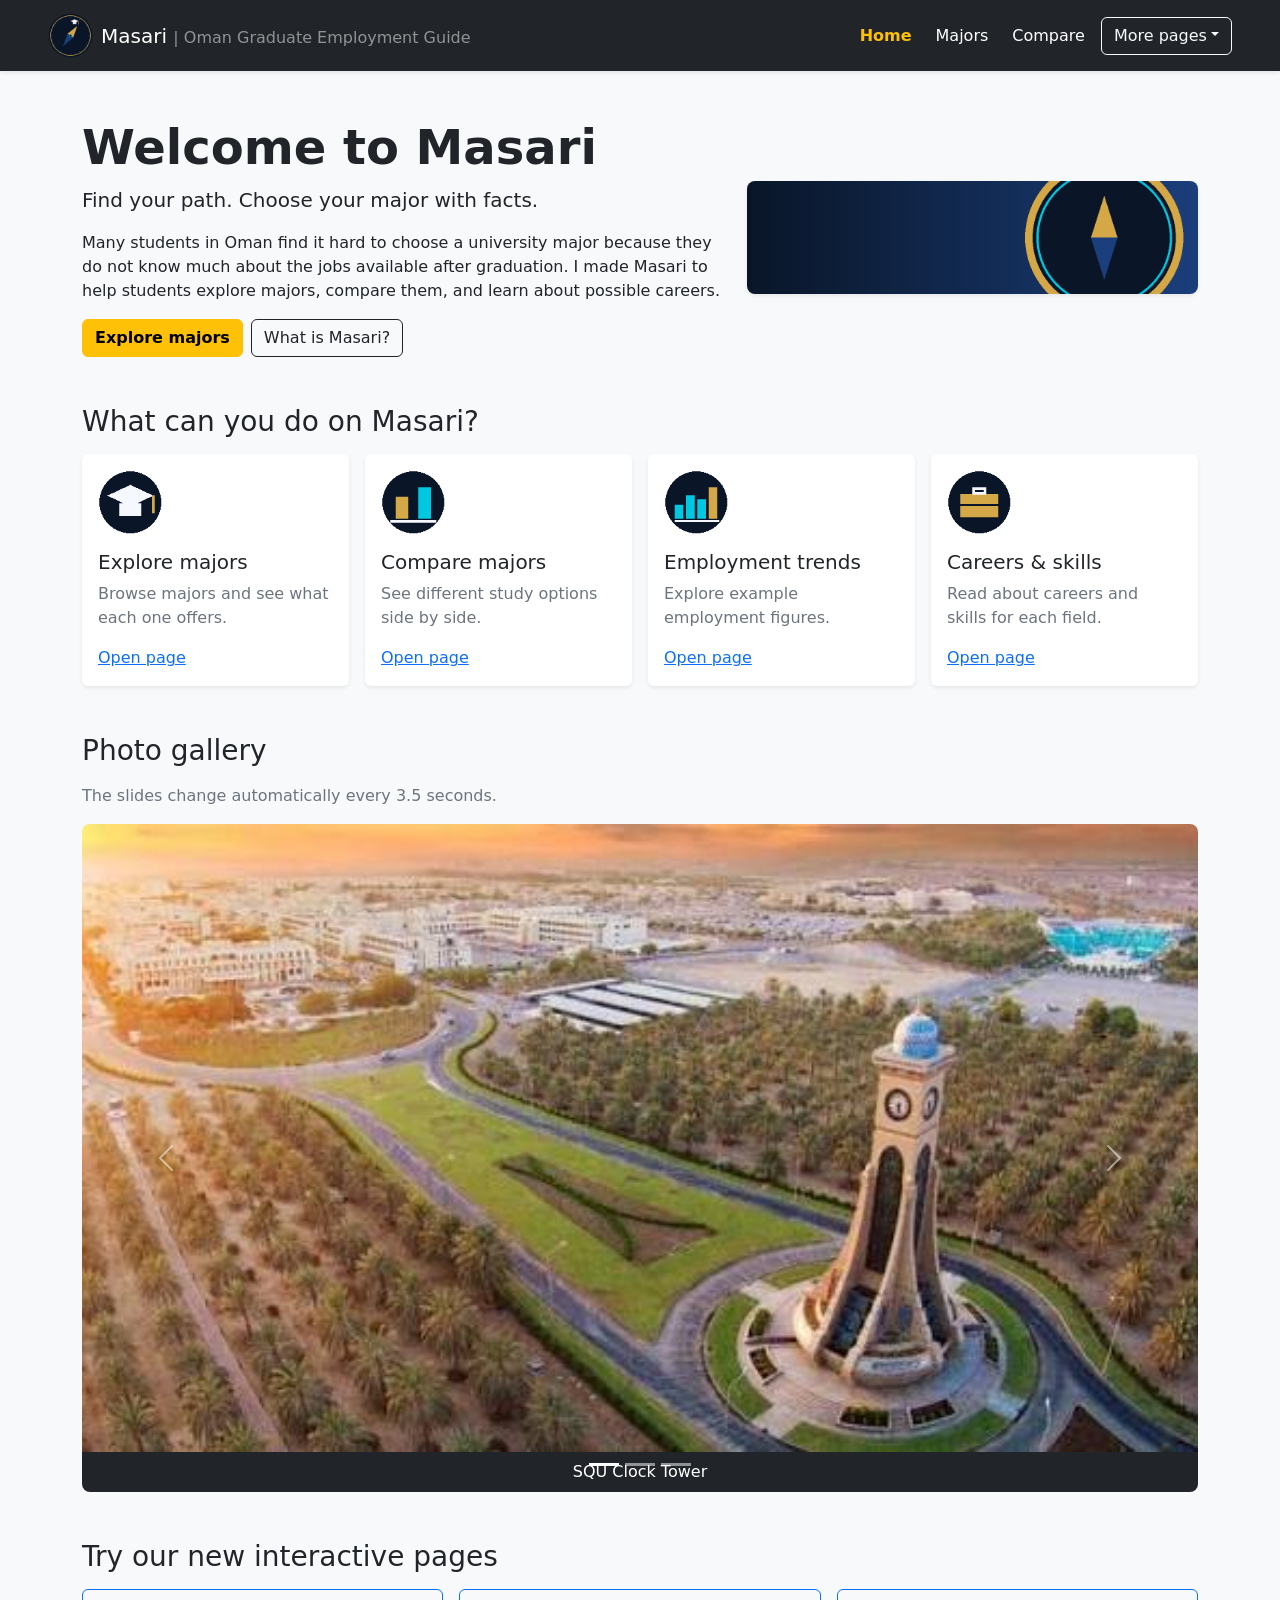
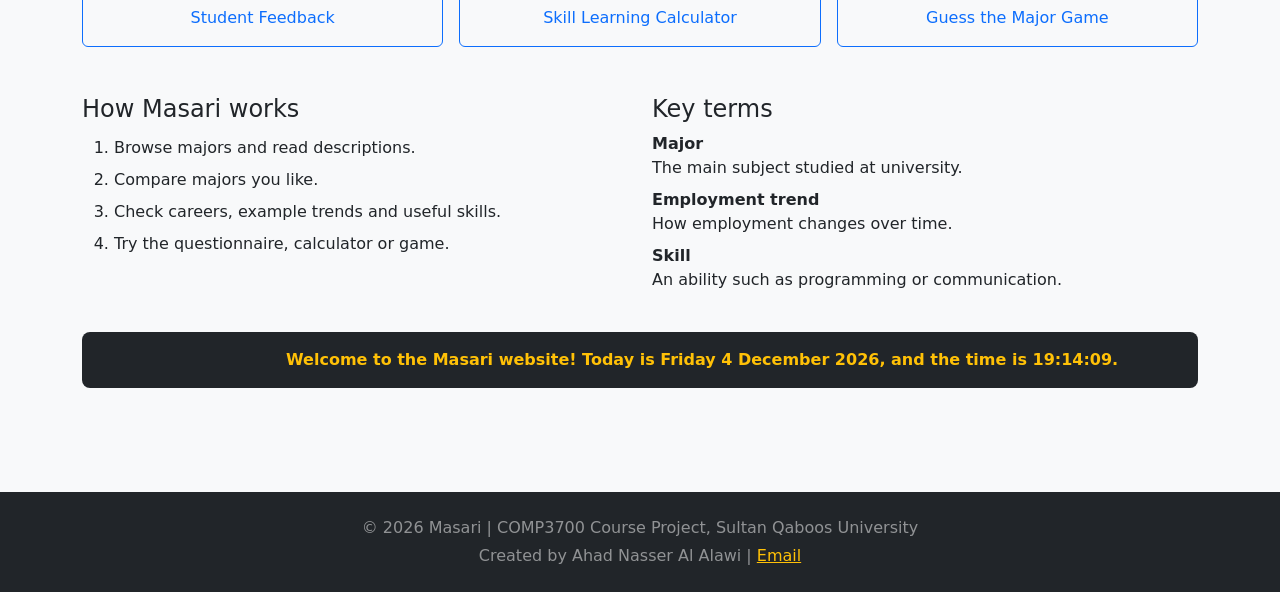
<file: index.html>
<!doctype html>
<html lang="en">

<head>
  <meta charset="utf-8">
  <meta name="viewport" content="width=device-width, initial-scale=1">
  <title>Home | Masari</title>
  <!-- bootstrap css -->
  <link href="https://cdn.jsdelivr.net/npm/bootstrap@5.3.3/dist/css/bootstrap.min.css" rel="stylesheet">
</head>

<body class="bg-light d-flex flex-column min-vh-100">
  <header>
    <nav class="navbar navbar-expand-lg navbar-dark bg-dark shadow-sm" aria-label="Main navigation">
      <div class="container-fluid px-3 px-lg-5">
        <a href="index.html" class="navbar-brand d-flex align-items-center gap-2"><img src="images/logo.png" width="45"
            height="45" alt="Masari compass logo"><span>Masari <small class="d-none d-xl-inline text-white-50 fs-6">|
              Oman Graduate Employment Guide</small></span></a>
        <button class="navbar-toggler" type="button" data-bs-toggle="collapse" data-bs-target="#mainMenu"
          aria-controls="mainMenu" aria-expanded="false" aria-label="Toggle navigation"><span
            class="navbar-toggler-icon"></span></button>
        <div class="collapse navbar-collapse" id="mainMenu">
          <ul class="navbar-nav ms-auto align-items-lg-center gap-lg-2">
            <li class="nav-item"><a class="nav-link active fw-bold text-warning" href="index.html">Home</a></li>
            <li class="nav-item"><a class="nav-link text-white" href="majors.html">Majors</a></li>
            <li class="nav-item"><a class="nav-link text-white" href="compare.html">Compare</a></li>
            <li class="nav-item dropdown"><button class="btn btn-outline-light dropdown-toggle"
                data-bs-toggle="dropdown" aria-expanded="false" type="button">More pages</button>
              <ul class="dropdown-menu dropdown-menu-end">
                <li><a class="dropdown-item " href="trends.html">Trends</a></li>
                <li><a class="dropdown-item " href="careers.html">Careers & Skills</a></li>
                <li><a class="dropdown-item " href="questionnaire.html">Feedback</a></li>
                <li><a class="dropdown-item " href="calculator.html">Calculator</a></li>
                <li><a class="dropdown-item " href="funpage.html">Fun Game</a></li>
                <li><a class="dropdown-item " href="register.html">Login / Register</a></li>
                <li><a class="dropdown-item " href="account.html">My Account</a></li>
                <li><a class="dropdown-item " href="about.html">About</a></li>
                <li><a class="dropdown-item " href="contact.html">Contact</a></li>
              </ul>
            </li>
          </ul>
        </div>
      </div>
    </nav>
  </header>
  <main class="flex-grow-1">
    <div class="container py-4 py-md-5">
      <div class="row align-items-center g-4 mb-5">
        <div class="col-lg-7">
          <h1 class="display-5 fw-bold">Welcome to Masari</h1>
          <p class="lead">Find your path. Choose your major with facts.</p>
          <p>Many students in Oman find it hard to choose a university major because they do not know much about the
            jobs available after graduation. I made Masari to help students explore majors, compare them, and learn
            about possible careers.</p><a href="majors.html" class="btn btn-warning fw-semibold me-2">Explore
            majors</a><button type="button" class="btn btn-outline-dark" data-bs-toggle="modal"
            data-bs-target="#welcomeModal">What is Masari?</button>
        </div>
        <div class="col-lg-5"><img src="images/banner.png" class="img-fluid rounded-3 shadow-sm"
            alt="Masari compass banner"></div>
      </div>
      <h2 class="h3 mb-3">What can you do on Masari?</h2>
      <div class="row g-3 mb-5">
        <div class="col-md-6 col-xl-3">
          <div class="card h-100 shadow-sm border-0">
            <div class="card-body"><img src="images/icon-majors.png" width="64" height="64" class="mb-3" alt="">
              <h3 class="h5">Explore majors</h3>
              <p class="text-secondary">Browse majors and see what each one offers.</p><a class="link-primary"
                href="majors.html">Open page</a>
            </div>
          </div>
        </div>
        <div class="col-md-6 col-xl-3">
          <div class="card h-100 shadow-sm border-0">
            <div class="card-body"><img src="images/icon-compare.png" width="64" height="64" class="mb-3" alt="">
              <h3 class="h5">Compare majors</h3>
              <p class="text-secondary">See different study options side by side.</p><a class="link-primary"
                href="compare.html">Open page</a>
            </div>
          </div>
        </div>
        <div class="col-md-6 col-xl-3">
          <div class="card h-100 shadow-sm border-0">
            <div class="card-body"><img src="images/icon-trends.png" width="64" height="64" class="mb-3" alt="">
              <h3 class="h5">Employment trends</h3>
              <p class="text-secondary">Explore example employment figures.</p><a class="link-primary"
                href="trends.html">Open page</a>
            </div>
          </div>
        </div>
        <div class="col-md-6 col-xl-3">
          <div class="card h-100 shadow-sm border-0">
            <div class="card-body"><img src="images/icon-careers.png" width="64" height="64" class="mb-3" alt="">
              <h3 class="h5">Careers & skills</h3>
              <p class="text-secondary">Read about careers and skills for each field.</p><a class="link-primary"
                href="careers.html">Open page</a>
            </div>
          </div>
        </div>
      </div>
      <h2 class="h3 mb-3">Photo gallery</h2>
      <p class="text-secondary">The slides change automatically every 3.5 seconds.</p>
      <div id="masariGallery" class="carousel slide mb-5" data-bs-ride="carousel" data-bs-interval="3500"
        aria-label="Masari image gallery">
        <div class="carousel-indicators"><button type="button" data-bs-target="#masariGallery" data-bs-slide-to="0"
            class="active" aria-current="true" aria-label="Slide 1"></button><button type="button"
            data-bs-target="#masariGallery" data-bs-slide-to="1" aria-label="Slide 2"></button><button type="button"
            data-bs-target="#masariGallery" data-bs-slide-to="2" aria-label="Slide 3"></button></div>
        <div class="carousel-inner rounded-3">
          <div class="carousel-item active" data-bs-interval="3500">
            <div class="ratio ratio-16x9">
              <img src="images/squ-clock-tower.png" class="w-100 h-100 object-fit-cover" alt="Sultan Qaboos University clock tower at sunset">
            </div>
            <div class="bg-dark text-white text-center py-2"><p class="mb-0">SQU Clock Tower</p></div>
          </div>
          <div class="carousel-item" data-bs-interval="3500">
            <div class="ratio ratio-16x9">
              <img src="images/squ-graduation.png" class="w-100 h-100 object-fit-cover" alt="Graduates celebrating at Sultan Qaboos University">
            </div>
            <div class="bg-dark text-white text-center py-2"><p class="mb-0">Graduation Celebration</p></div>
          </div>
          <div class="carousel-item" data-bs-interval="3500">
            <div class="ratio ratio-16x9">
              <img src="images/squ-campus.png" class="w-100 h-100 object-fit-cover" alt="Aerial view of the landscaped Sultan Qaboos University campus">
            </div>
            <div class="bg-dark text-white text-center py-2"><p class="mb-0">SQU Campus</p></div>
          </div>
        </div><button class="carousel-control-prev" type="button" data-bs-target="#masariGallery"
          data-bs-slide="prev"><span class="carousel-control-prev-icon"></span><span
            class="visually-hidden">Previous</span></button><button class="carousel-control-next" type="button"
          data-bs-target="#masariGallery" data-bs-slide="next"><span class="carousel-control-next-icon"></span><span
            class="visually-hidden">Next</span></button>
      </div>
      <h2 class="h3 mb-3">Try our new interactive pages</h2>
      <div class="row g-3 mb-5">
        <div class="col-md-4"><a href="questionnaire.html" class="btn btn-outline-primary w-100 py-3">Student
            Feedback</a></div>
        <div class="col-md-4"><a href="calculator.html" class="btn btn-outline-primary w-100 py-3">Skill Learning
            Calculator</a></div>
        <div class="col-md-4"><a href="funpage.html" class="btn btn-outline-primary w-100 py-3">Guess the Major Game</a>
        </div>
      </div>
      <div class="row g-4 mb-4">
        <section class="col-md-6">
          <h2 class="h4">How Masari works</h2>
          <ol class="lh-lg">
            <li>Browse majors and read descriptions.</li>
            <li>Compare majors you like.</li>
            <li>Check careers, example trends and useful skills.</li>
            <li>Try the questionnaire, calculator or game.</li>
          </ol>
        </section>
        <section class="col-md-6">
          <h2 class="h4">Key terms</h2>
          <dl>
            <dt>Major</dt>
            <dd>The main subject studied at university.</dd>
            <dt>Employment trend</dt>
            <dd>How employment changes over time.</dd>
            <dt>Skill</dt>
            <dd>An ability such as programming or communication.</dd>
          </dl>
        </section>
      </div>
      <section class="bg-dark rounded-3 overflow-hidden position-relative py-3 mb-2"
        aria-label="Moving welcome message">
        <div id="movingMessage" class="text-warning fw-semibold text-nowrap">Welcome to the Masari website!</div>
      </section>
      <div class="modal fade" id="welcomeModal" tabindex="-1" aria-labelledby="welcomeTitle" aria-hidden="true">
        <div class="modal-dialog modal-dialog-centered">
          <div class="modal-content">
            <div class="modal-header">
              <h2 class="modal-title fs-5" id="welcomeTitle">About Masari</h2><button type="button" class="btn-close"
                data-bs-dismiss="modal" aria-label="Close"></button>
            </div>
            <div class="modal-body">Masari is a student website project for COMP3700. It helps students in Oman learn
              about majors and possible career paths. Employment numbers are examples, not official statistics.</div>
            <div class="modal-footer"><button class="btn btn-secondary" type="button"
                data-bs-dismiss="modal">Close</button></div>
          </div>
        </div>
      </div>
    </div>
  </main>
  <footer class="bg-dark text-white-50 text-center py-4 mt-5">
    <div class="container">
      <p class="mb-1">&copy; 2026 Masari | COMP3700 Course Project, Sultan Qaboos University</p>
      <p class="mb-0">Created by Ahad Nasser Al Alawi | <a class="link-warning"
          href="mailto:ahadalalawi76@gmail.com">Email</a></p>
    </div>
  </footer>
  <!-- bootstrap js -->
  <script src="https://cdn.jsdelivr.net/npm/bootstrap@5.3.3/dist/js/bootstrap.bundle.min.js"></script>
  <script src="js/common.js"></script>
  <script src="js/home.js"></script>
</body>

</html>
</file>
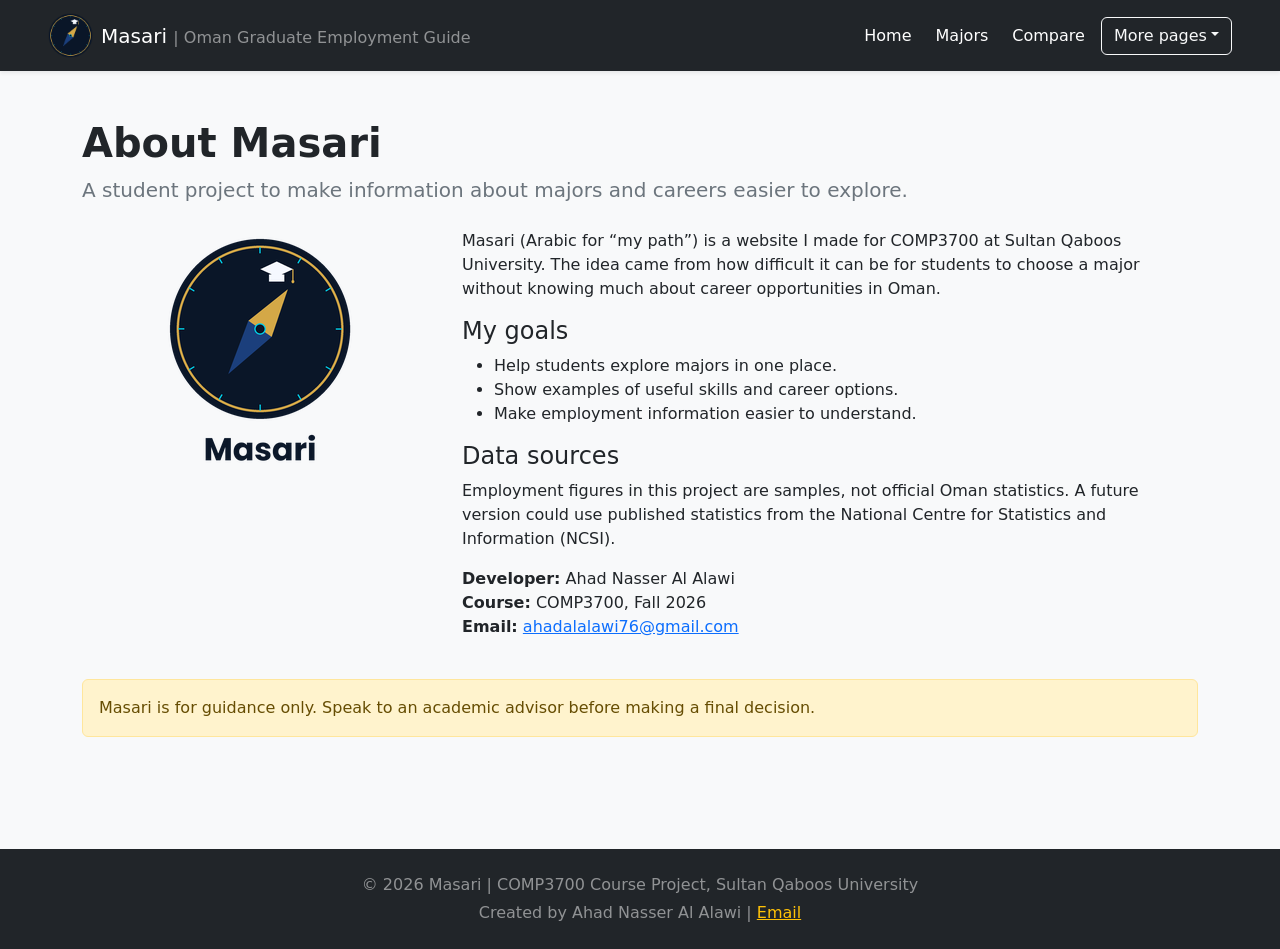
<file: about.html>
<!doctype html>
<html lang="en">

<head>
  <meta charset="utf-8">
  <meta name="viewport" content="width=device-width, initial-scale=1">
  <title>About Us | Masari</title>
  <!-- bootstrap css -->
  <link href="https://cdn.jsdelivr.net/npm/bootstrap@5.3.3/dist/css/bootstrap.min.css" rel="stylesheet">
</head>

<body class="bg-light d-flex flex-column min-vh-100">
  <header>
    <nav class="navbar navbar-expand-lg navbar-dark bg-dark shadow-sm" aria-label="Main navigation">
      <div class="container-fluid px-3 px-lg-5">
        <a href="index.html" class="navbar-brand d-flex align-items-center gap-2"><img src="images/logo.png" width="45"
            height="45" alt="Masari compass logo"><span>Masari <small class="d-none d-xl-inline text-white-50 fs-6">|
              Oman Graduate Employment Guide</small></span></a>
        <button class="navbar-toggler" type="button" data-bs-toggle="collapse" data-bs-target="#mainMenu"
          aria-controls="mainMenu" aria-expanded="false" aria-label="Toggle navigation"><span
            class="navbar-toggler-icon"></span></button>
        <div class="collapse navbar-collapse" id="mainMenu">
          <ul class="navbar-nav ms-auto align-items-lg-center gap-lg-2">
            <li class="nav-item"><a class="nav-link text-white" href="index.html">Home</a></li>
            <li class="nav-item"><a class="nav-link text-white" href="majors.html">Majors</a></li>
            <li class="nav-item"><a class="nav-link text-white" href="compare.html">Compare</a></li>
            <li class="nav-item dropdown"><button class="btn btn-outline-light dropdown-toggle"
                data-bs-toggle="dropdown" aria-expanded="false" type="button">More pages</button>
              <ul class="dropdown-menu dropdown-menu-end">
                <li><a class="dropdown-item " href="trends.html">Trends</a></li>
                <li><a class="dropdown-item " href="careers.html">Careers & Skills</a></li>
                <li><a class="dropdown-item " href="questionnaire.html">Feedback</a></li>
                <li><a class="dropdown-item " href="calculator.html">Calculator</a></li>
                <li><a class="dropdown-item " href="funpage.html">Fun Game</a></li>
                <li><a class="dropdown-item " href="register.html">Login / Register</a></li>
                <li><a class="dropdown-item " href="account.html">My Account</a></li>
                <li><a class="dropdown-item active" href="about.html">About</a></li>
                <li><a class="dropdown-item " href="contact.html">Contact</a></li>
              </ul>
            </li>
          </ul>
        </div>
      </div>
    </nav>
  </header>
  <main class="flex-grow-1">
    <div class="container py-4 py-md-5">
      <div class="mb-4">
        <h1 class="display-6 fw-bold">About Masari</h1>
        <p class="lead text-secondary">A student project to make information about majors and careers easier to explore.
        </p>
      </div>
      <div class="row g-4 align-items-start mb-4">
        <div class="col-md-4 text-center"><img class="img-fluid" src="images/logo-full.png"
            alt="Masari full compass logo"></div>
        <div class="col-md-8">
          <p>Masari (Arabic for “my path”) is a website I made for COMP3700 at Sultan Qaboos University. The idea came
            from how difficult it can be for students to choose a major without knowing much about career opportunities
            in Oman.</p>
          <h2 class="h4">My goals</h2>
          <ul>
            <li>Help students explore majors in one place.</li>
            <li>Show examples of useful skills and career options.</li>
            <li>Make employment information easier to understand.</li>
          </ul>
          <h2 class="h4">Data sources</h2>
          <p>Employment figures in this project are samples, not official Oman statistics. A future version could use
            published statistics from the National Centre for Statistics and Information (NCSI).</p>
          <p><strong>Developer:</strong> Ahad Nasser Al Alawi<br><strong>Course:</strong> COMP3700, Fall
            2026<br><strong>Email:</strong> <a
              href="mailto:ahadalalawi76@gmail.com?subject=Masari%20website">ahadalalawi76@gmail.com</a></p>
        </div>
      </div>
      <div class="alert alert-warning" role="note">Masari is for guidance only. Speak to an academic advisor before
        making a final decision.</div>
    </div>
  </main>
  <footer class="bg-dark text-white-50 text-center py-4 mt-5">
    <div class="container">
      <p class="mb-1">&copy; 2026 Masari | COMP3700 Course Project, Sultan Qaboos University</p>
      <p class="mb-0">Created by Ahad Nasser Al Alawi | <a class="link-warning"
          href="mailto:ahadalalawi76@gmail.com">Email</a></p>
    </div>
  </footer>
  <!-- bootstrap js -->
  <script src="https://cdn.jsdelivr.net/npm/bootstrap@5.3.3/dist/js/bootstrap.bundle.min.js"></script>
  <script src="js/common.js"></script>

</body>

</html>
</file>
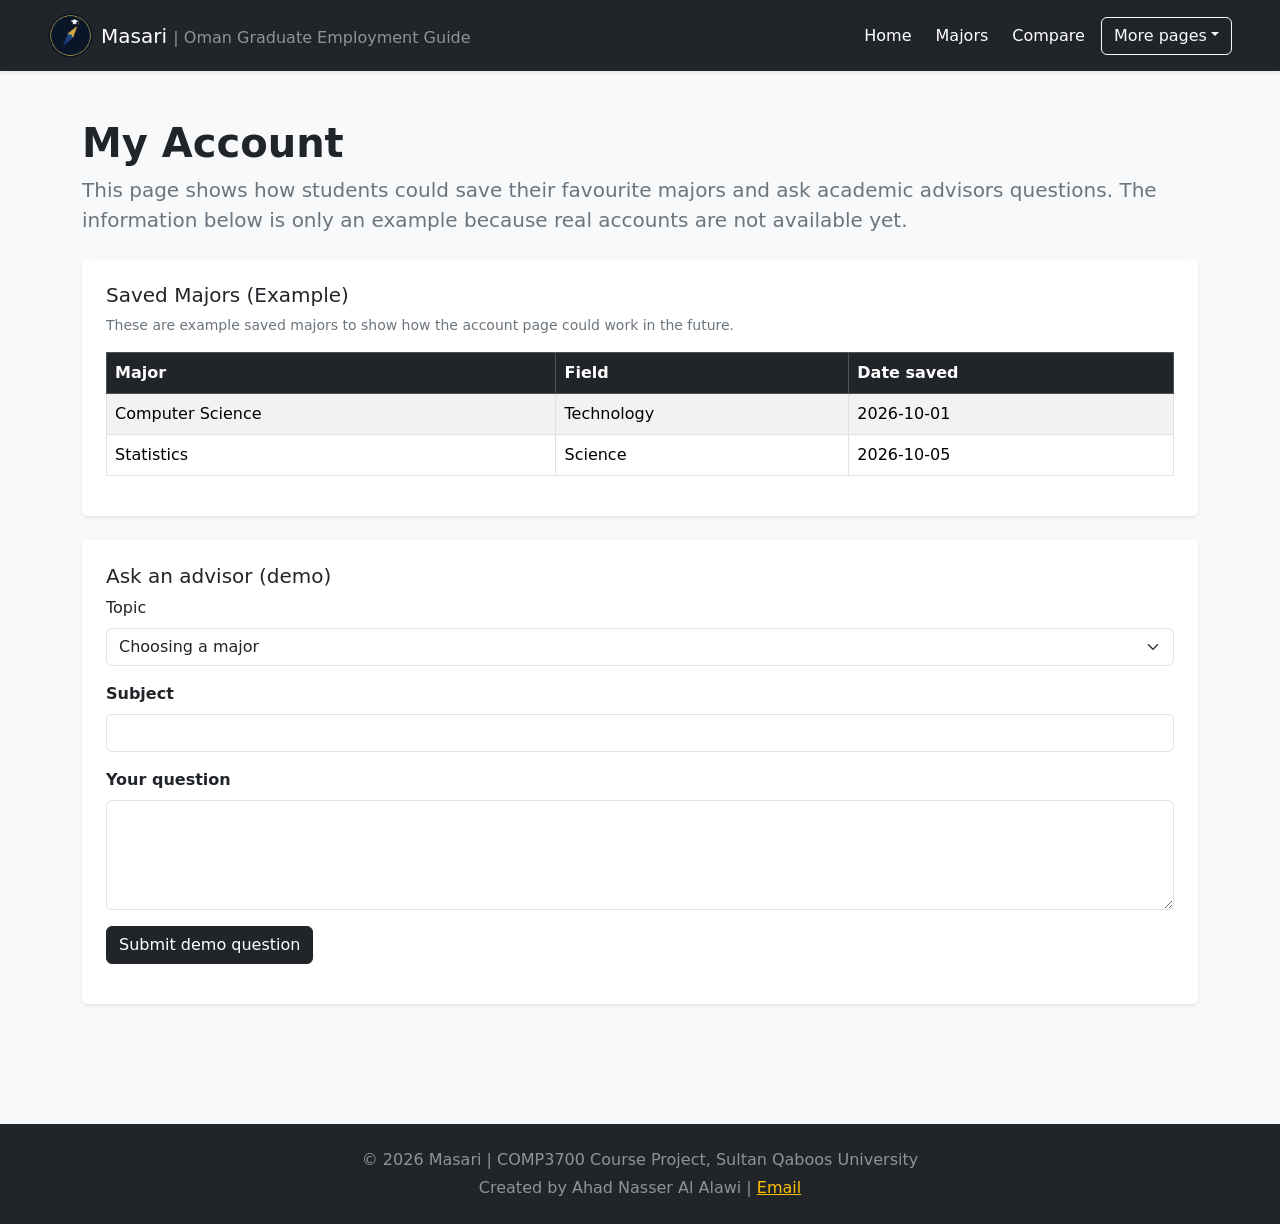
<file: account.html>
<!doctype html>
<html lang="en">

<head>
  <meta charset="utf-8">
  <meta name="viewport" content="width=device-width, initial-scale=1">
  <title>My Account | Masari</title>
  <!-- bootstrap css -->
  <link href="https://cdn.jsdelivr.net/npm/bootstrap@5.3.3/dist/css/bootstrap.min.css" rel="stylesheet">
</head>

<body class="bg-light d-flex flex-column min-vh-100">
  <header>
    <nav class="navbar navbar-expand-lg navbar-dark bg-dark shadow-sm" aria-label="Main navigation">
      <div class="container-fluid px-3 px-lg-5">
        <a href="index.html" class="navbar-brand d-flex align-items-center gap-2"><img src="images/logo.png" width="45"
            height="45" alt="Masari compass logo"><span>Masari <small class="d-none d-xl-inline text-white-50 fs-6">|
              Oman Graduate Employment Guide</small></span></a>
        <button class="navbar-toggler" type="button" data-bs-toggle="collapse" data-bs-target="#mainMenu"
          aria-controls="mainMenu" aria-expanded="false" aria-label="Toggle navigation"><span
            class="navbar-toggler-icon"></span></button>
        <div class="collapse navbar-collapse" id="mainMenu">
          <ul class="navbar-nav ms-auto align-items-lg-center gap-lg-2">
            <li class="nav-item"><a class="nav-link text-white" href="index.html">Home</a></li>
            <li class="nav-item"><a class="nav-link text-white" href="majors.html">Majors</a></li>
            <li class="nav-item"><a class="nav-link text-white" href="compare.html">Compare</a></li>
            <li class="nav-item dropdown"><button class="btn btn-outline-light dropdown-toggle"
                data-bs-toggle="dropdown" aria-expanded="false" type="button">More pages</button>
              <ul class="dropdown-menu dropdown-menu-end">
                <li><a class="dropdown-item " href="trends.html">Trends</a></li>
                <li><a class="dropdown-item " href="careers.html">Careers & Skills</a></li>
                <li><a class="dropdown-item " href="questionnaire.html">Feedback</a></li>
                <li><a class="dropdown-item " href="calculator.html">Calculator</a></li>
                <li><a class="dropdown-item " href="funpage.html">Fun Game</a></li>
                <li><a class="dropdown-item " href="register.html">Login / Register</a></li>
                <li><a class="dropdown-item active" href="account.html">My Account</a></li>
                <li><a class="dropdown-item " href="about.html">About</a></li>
                <li><a class="dropdown-item " href="contact.html">Contact</a></li>
              </ul>
            </li>
          </ul>
        </div>
      </div>
    </nav>
  </header>
  <main class="flex-grow-1">
    <div class="container py-4 py-md-5">
      <div class="row"><div class="col-12">
      <div class="mb-4">
        <h1 class="display-6 fw-bold">My Account</h1>
        <p class="lead text-secondary">This page shows how students could save their favourite majors and ask academic advisors questions. The information below is only an example because real accounts are not available yet.</p>
      </div>
      <section class="card shadow-sm border-0 mb-4">
        <div class="card-body p-4">
          <h2 class="h5">Saved Majors (Example)</h2>
          <p class="text-secondary small">These are example saved majors to show how the account page could work in the future.</p>
          <div class="table-responsive">
            <table class="table table-striped table-bordered">
              <thead class="table-dark">
                <tr>
                  <th>Major</th>
                  <th>Field</th>
                  <th>Date saved</th>
                </tr>
              </thead>
              <tbody>
                <tr>
                  <td>Computer Science</td>
                  <td>Technology</td>
                  <td>2026-10-01</td>
                </tr>
                <tr>
                  <td>Statistics</td>
                  <td>Science</td>
                  <td>2026-10-05</td>
                </tr>
              </tbody>
            </table>
          </div>
        </div>
      </section>
      <section class="card shadow-sm border-0 mb-4">
        <div class="card-body p-4">
          <h2 class="h5">Ask an advisor (demo)</h2>
          <form class="needs-validation demo-form" data-demo-message="Your question has been entered successfully. This is a demo, so it has not been sent to an advisor." novalidate><label for="advisorTopic"
              class="form-label">Topic</label><select class="form-select mb-3" id="advisorTopic">
              <option>Choosing a major</option>
              <option>Changing a major</option>
              <option>Careers after graduation</option>
            </select>
            <div class="mb-3"><label for="advisorSubject" class="form-label fw-semibold">Subject</label><input
                class="form-control" type="text" id="advisorSubject" name="advisorSubject" placeholder="" required>
              <div class="invalid-feedback">Please enter a valid subject.</div>
            </div>
            <div class="mb-3">
              <label for="advisorQuestion" class="form-label fw-semibold">Your question</label>
              <textarea class="form-control" id="advisorQuestion" name="advisorQuestion" rows="4" required></textarea>
              <div class="invalid-feedback">Please enter a question.</div>
            </div>
            <button class="btn btn-dark" type="submit">Submit demo question</button>
            <div class="demo-result mt-3" aria-live="polite"></div>
          </form>
        </div>
      </section>
      </div></div>
    </div>
  </main>
  <footer class="bg-dark text-white-50 text-center py-4 mt-5">
    <div class="container">
      <p class="mb-1">&copy; 2026 Masari | COMP3700 Course Project, Sultan Qaboos University</p>
      <p class="mb-0">Created by Ahad Nasser Al Alawi | <a class="link-warning"
          href="mailto:ahadalalawi76@gmail.com">Email</a></p>
    </div>
  </footer>
  <!-- bootstrap js -->
  <script src="https://cdn.jsdelivr.net/npm/bootstrap@5.3.3/dist/js/bootstrap.bundle.min.js"></script>
  <script src="js/common.js"></script>
  <script src="js/extras.js"></script>
</body>

</html>
</file>
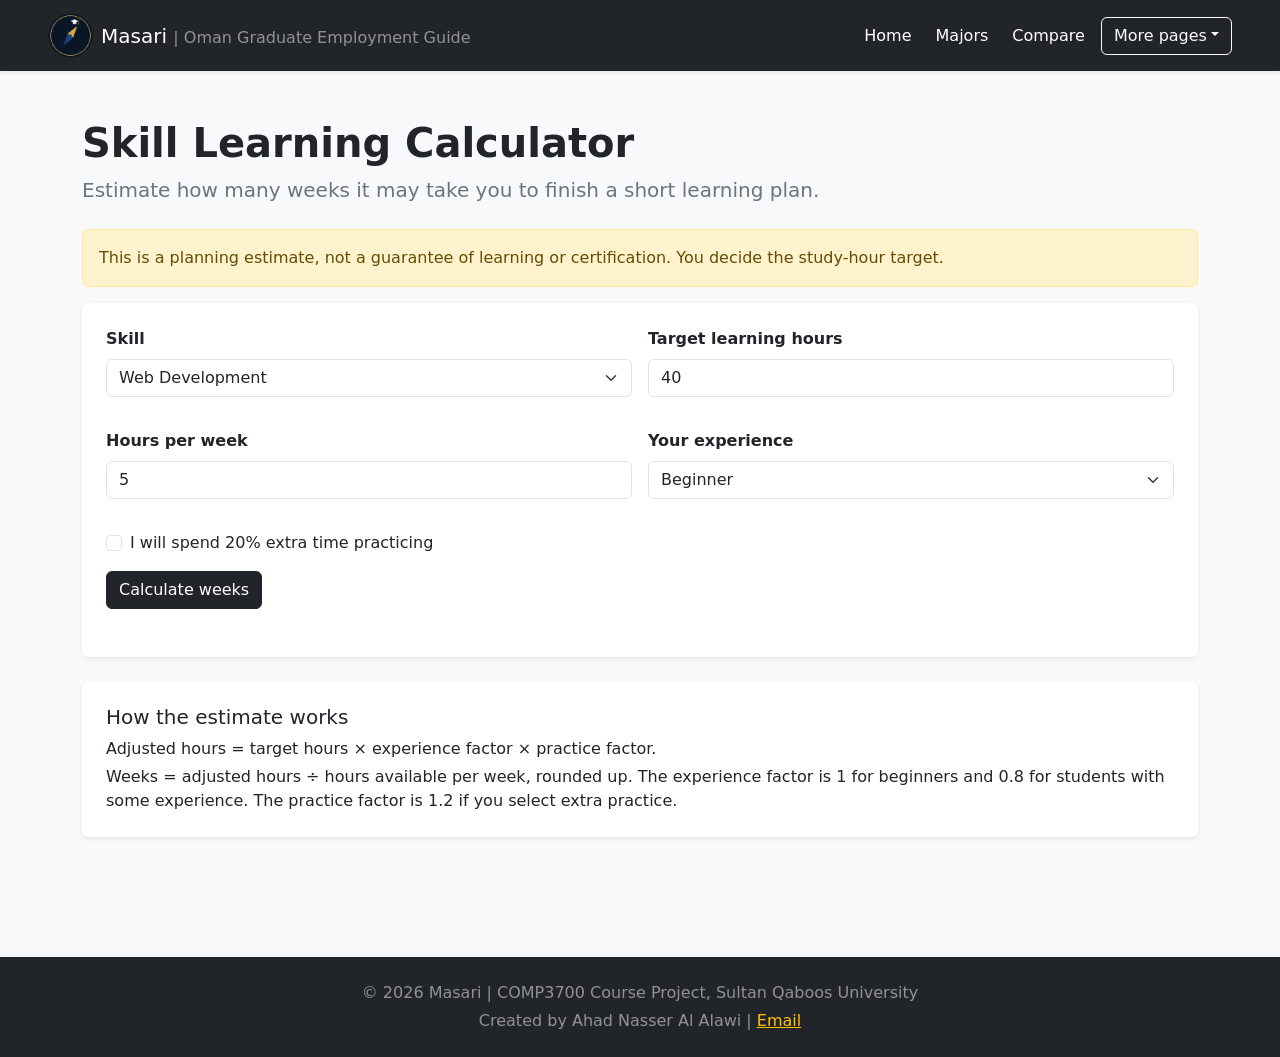
<file: calculator.html>
<!doctype html>
<html lang="en">

<head>
  <meta charset="utf-8">
  <meta name="viewport" content="width=device-width, initial-scale=1">
  <title>Skill Learning Calculator | Masari</title>
  <!-- bootstrap css -->
  <link href="https://cdn.jsdelivr.net/npm/bootstrap@5.3.3/dist/css/bootstrap.min.css" rel="stylesheet">
</head>

<body class="bg-light d-flex flex-column min-vh-100">
  <header>
    <nav class="navbar navbar-expand-lg navbar-dark bg-dark shadow-sm" aria-label="Main navigation">
      <div class="container-fluid px-3 px-lg-5">
        <a href="index.html" class="navbar-brand d-flex align-items-center gap-2"><img src="images/logo.png" width="45"
            height="45" alt="Masari compass logo"><span>Masari <small class="d-none d-xl-inline text-white-50 fs-6">|
              Oman Graduate Employment Guide</small></span></a>
        <button class="navbar-toggler" type="button" data-bs-toggle="collapse" data-bs-target="#mainMenu"
          aria-controls="mainMenu" aria-expanded="false" aria-label="Toggle navigation"><span
            class="navbar-toggler-icon"></span></button>
        <div class="collapse navbar-collapse" id="mainMenu">
          <ul class="navbar-nav ms-auto align-items-lg-center gap-lg-2">
            <li class="nav-item"><a class="nav-link text-white" href="index.html">Home</a></li>
            <li class="nav-item"><a class="nav-link text-white" href="majors.html">Majors</a></li>
            <li class="nav-item"><a class="nav-link text-white" href="compare.html">Compare</a></li>
            <li class="nav-item dropdown"><button class="btn btn-outline-light dropdown-toggle"
                data-bs-toggle="dropdown" aria-expanded="false" type="button">More pages</button>
              <ul class="dropdown-menu dropdown-menu-end">
                <li><a class="dropdown-item " href="trends.html">Trends</a></li>
                <li><a class="dropdown-item " href="careers.html">Careers & Skills</a></li>
                <li><a class="dropdown-item " href="questionnaire.html">Feedback</a></li>
                <li><a class="dropdown-item active" href="calculator.html">Calculator</a></li>
                <li><a class="dropdown-item " href="funpage.html">Fun Game</a></li>
                <li><a class="dropdown-item " href="register.html">Login / Register</a></li>
                <li><a class="dropdown-item " href="account.html">My Account</a></li>
                <li><a class="dropdown-item " href="about.html">About</a></li>
                <li><a class="dropdown-item " href="contact.html">Contact</a></li>
              </ul>
            </li>
          </ul>
        </div>
      </div>
    </nav>
  </header>
  <main class="flex-grow-1">
    <div class="container py-4 py-md-5">
      <div class="mb-4">
        <h1 class="display-6 fw-bold">Skill Learning Calculator</h1>
        <p class="lead text-secondary">Estimate how many weeks it may take you to finish a short learning plan.</p>
      </div>
      <div class="alert alert-warning" role="note">This is a planning estimate, not a guarantee of learning or
        certification. You decide the study-hour target.</div>
      <section class="card shadow-sm border-0 mb-4">
        <div class="card-body p-4">
          <form id="calculatorForm" class="needs-validation" novalidate>
            <div class="row g-3">
              <div class="col-md-6"><label for="calcSkill" class="form-label fw-semibold">Skill</label><select
                  id="calcSkill" class="form-select">
                  <option>Web Development</option>
                  <option>Data Analysis</option>
                  <option>Communication Skills</option>
                  <option>Excel</option>
                </select></div>
              <div class="col-md-6">
                <div class="mb-3"><label for="calcTarget" class="form-label fw-semibold">Target learning
                    hours</label><input class="form-control" type="number" id="calcTarget" name="calcTarget"
                    placeholder="" required min="1" max="1000" value="40">
                  <div class="invalid-feedback">Please enter a valid target learning hours.</div>
                </div>
              </div>
              <div class="col-md-6">
                <div class="mb-3"><label for="calcWeekly" class="form-label fw-semibold">Hours per week</label><input
                    class="form-control" type="number" id="calcWeekly" name="calcWeekly" placeholder="" required min="1"
                    max="80" value="5">
                  <div class="invalid-feedback">Please enter a valid hours per week.</div>
                </div>
              </div>
              <div class="col-md-6"><label class="form-label fw-semibold" for="calcLevel">Your experience</label><select
                  id="calcLevel" class="form-select">
                  <option value="beginner">Beginner</option>
                  <option value="some">Some experience</option>
                </select></div>
            </div>
            <div class="form-check mt-3 mb-3"><input type="checkbox" class="form-check-input" id="calcPractice"><label
                class="form-check-label" for="calcPractice">I will spend 20% extra time practicing</label></div><button
              class="btn btn-dark" type="submit">Calculate weeks</button>
          </form>
          <div class="mt-4" id="calculatorResult" aria-live="polite"></div>
        </div>
      </section>
      <section class="card shadow-sm border-0 mb-4">
        <div class="card-body p-4">
          <h2 class="h5">How the estimate works</h2>
          <p class="mb-1">Adjusted hours = target hours × experience factor × practice factor.</p>
          <p class="mb-0">Weeks = adjusted hours ÷ hours available per week, rounded up. The experience factor is 1 for
            beginners and 0.8 for students with some experience. The practice factor is 1.2 if you select extra
            practice.</p>
        </div>
      </section>
    </div>
  </main>
  <footer class="bg-dark text-white-50 text-center py-4 mt-5">
    <div class="container">
      <p class="mb-1">&copy; 2026 Masari | COMP3700 Course Project, Sultan Qaboos University</p>
      <p class="mb-0">Created by Ahad Nasser Al Alawi | <a class="link-warning"
          href="mailto:ahadalalawi76@gmail.com">Email</a></p>
    </div>
  </footer>
  <!-- bootstrap js -->
  <script src="https://cdn.jsdelivr.net/npm/bootstrap@5.3.3/dist/js/bootstrap.bundle.min.js"></script>
  <script src="js/common.js"></script>
  <script src="js/calculator.js"></script>
</body>

</html>
</file>
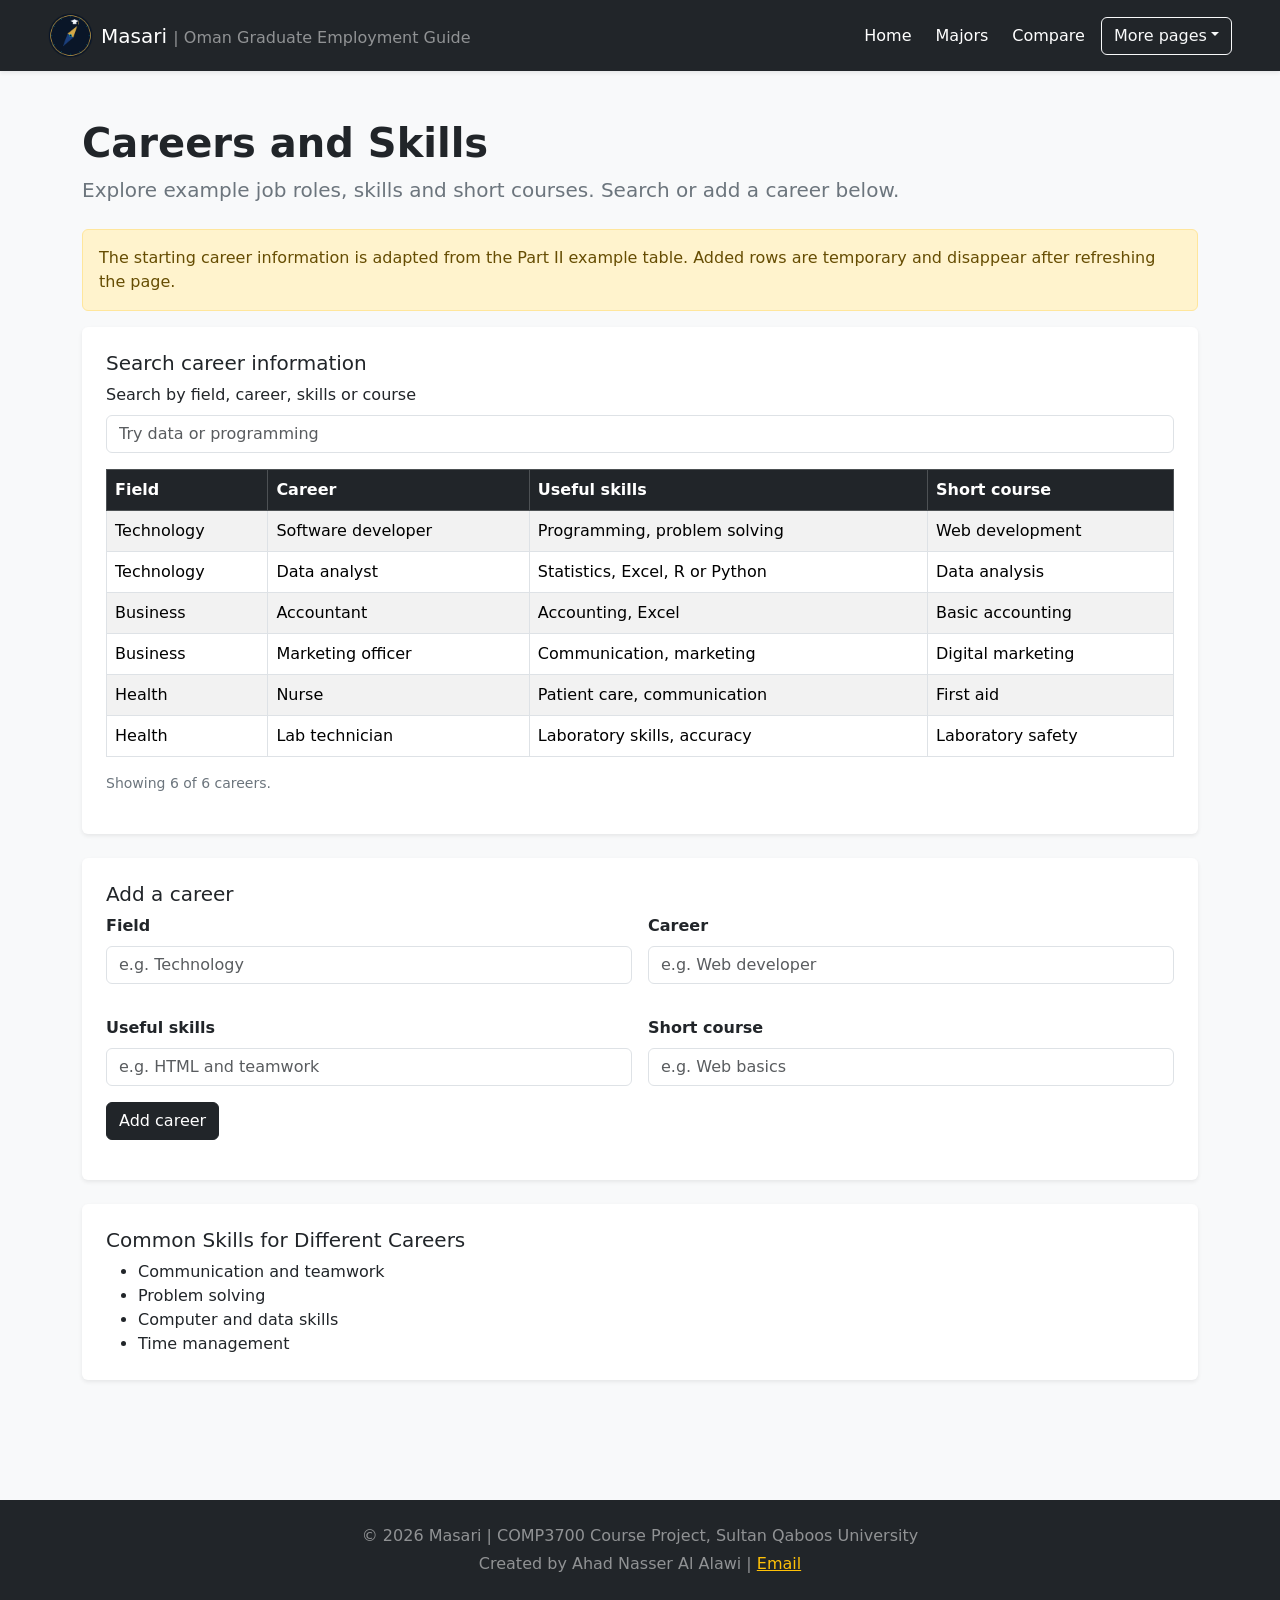
<file: careers.html>
<!doctype html>
<html lang="en">

<head>
  <meta charset="utf-8">
  <meta name="viewport" content="width=device-width, initial-scale=1">
  <title>Careers and Skills | Masari</title>
  <!-- bootstrap css -->
  <link href="https://cdn.jsdelivr.net/npm/bootstrap@5.3.3/dist/css/bootstrap.min.css" rel="stylesheet">
</head>

<body class="bg-light d-flex flex-column min-vh-100">
  <header>
    <nav class="navbar navbar-expand-lg navbar-dark bg-dark shadow-sm" aria-label="Main navigation">
      <div class="container-fluid px-3 px-lg-5">
        <a href="index.html" class="navbar-brand d-flex align-items-center gap-2"><img src="images/logo.png" width="45"
            height="45" alt="Masari compass logo"><span>Masari <small class="d-none d-xl-inline text-white-50 fs-6">|
              Oman Graduate Employment Guide</small></span></a>
        <button class="navbar-toggler" type="button" data-bs-toggle="collapse" data-bs-target="#mainMenu"
          aria-controls="mainMenu" aria-expanded="false" aria-label="Toggle navigation"><span
            class="navbar-toggler-icon"></span></button>
        <div class="collapse navbar-collapse" id="mainMenu">
          <ul class="navbar-nav ms-auto align-items-lg-center gap-lg-2">
            <li class="nav-item"><a class="nav-link text-white" href="index.html">Home</a></li>
            <li class="nav-item"><a class="nav-link text-white" href="majors.html">Majors</a></li>
            <li class="nav-item"><a class="nav-link text-white" href="compare.html">Compare</a></li>
            <li class="nav-item dropdown"><button class="btn btn-outline-light dropdown-toggle"
                data-bs-toggle="dropdown" aria-expanded="false" type="button">More pages</button>
              <ul class="dropdown-menu dropdown-menu-end">
                <li><a class="dropdown-item " href="trends.html">Trends</a></li>
                <li><a class="dropdown-item active" href="careers.html">Careers & Skills</a></li>
                <li><a class="dropdown-item " href="questionnaire.html">Feedback</a></li>
                <li><a class="dropdown-item " href="calculator.html">Calculator</a></li>
                <li><a class="dropdown-item " href="funpage.html">Fun Game</a></li>
                <li><a class="dropdown-item " href="register.html">Login / Register</a></li>
                <li><a class="dropdown-item " href="account.html">My Account</a></li>
                <li><a class="dropdown-item " href="about.html">About</a></li>
                <li><a class="dropdown-item " href="contact.html">Contact</a></li>
              </ul>
            </li>
          </ul>
        </div>
      </div>
    </nav>
  </header>
  <main class="flex-grow-1">
    <div class="container py-4 py-md-5">
      <div class="mb-4">
        <h1 class="display-6 fw-bold">Careers and Skills</h1>
        <p class="lead text-secondary">Explore example job roles, skills and short courses. Search or add a career
          below.</p>
      </div>
      <div class="alert alert-warning" role="note">The starting career information is adapted from the Part II example
        table. Added rows are temporary and disappear after refreshing the page.</div>
      <section class="card shadow-sm border-0 mb-4">
        <div class="card-body p-4">
          <h2 class="h5">Search career information</h2><label for="careerSearch" class="form-label">Search by field,
            career, skills or course</label><input id="careerSearch" type="search" class="form-control"
            placeholder="Try data or programming">
          <div class="table-responsive mt-3">
            <table class="table table-striped table-bordered align-middle">
              <thead class="table-dark">
                <tr>
                  <th>Field</th>
                  <th>Career</th>
                  <th>Useful skills</th>
                  <th>Short course</th>
                </tr>
              </thead>
              <tbody id="careerRows"></tbody>
            </table>
          </div>
          <p id="careerCount" class="text-secondary small"></p>
        </div>
      </section>
      <section class="card shadow-sm border-0 mb-4">
        <div class="card-body p-4">
          <h2 class="h5">Add a career</h2>
          <form id="careerForm" class="needs-validation" novalidate>
            <div class="row g-3">
              <div class="col-md-6">
                <div class="mb-3"><label for="careerField" class="form-label fw-semibold">Field</label><input
                    class="form-control" type="text" id="careerField" name="careerField" placeholder="e.g. Technology"
                    required>
                  <div class="invalid-feedback">Please enter a valid field.</div>
                </div>
              </div>
              <div class="col-md-6">
                <div class="mb-3"><label for="careerName" class="form-label fw-semibold">Career</label><input
                    class="form-control" type="text" id="careerName" name="careerName" placeholder="e.g. Web developer"
                    required>
                  <div class="invalid-feedback">Please enter a valid career.</div>
                </div>
              </div>
              <div class="col-md-6">
                <div class="mb-3"><label for="careerSkills" class="form-label fw-semibold">Useful skills</label><input
                    class="form-control" type="text" id="careerSkills" name="careerSkills"
                    placeholder="e.g. HTML and teamwork" required>
                  <div class="invalid-feedback">Please enter a valid useful skills.</div>
                </div>
              </div>
              <div class="col-md-6">
                <div class="mb-3"><label for="careerCourse" class="form-label fw-semibold">Short course</label><input
                    class="form-control" type="text" id="careerCourse" name="careerCourse" placeholder="e.g. Web basics"
                    required>
                  <div class="invalid-feedback">Please enter a valid short course.</div>
                </div>
              </div>
            </div><button class="btn btn-dark" type="submit">Add career</button>
            <div id="careerMessage" class="mt-3" aria-live="polite"></div>
          </form>
        </div>
      </section>
      <section class="card shadow-sm border-0 mb-4">
        <div class="card-body p-4">
          <h2 class="h5">Common Skills for Different Careers</h2>
          <ul class="mb-0">
            <li>Communication and teamwork</li>
            <li>Problem solving</li>
            <li>Computer and data skills</li>
            <li>Time management</li>
          </ul>
        </div>
      </section>
    </div>
  </main>
  <footer class="bg-dark text-white-50 text-center py-4 mt-5">
    <div class="container">
      <p class="mb-1">&copy; 2026 Masari | COMP3700 Course Project, Sultan Qaboos University</p>
      <p class="mb-0">Created by Ahad Nasser Al Alawi | <a class="link-warning"
          href="mailto:ahadalalawi76@gmail.com">Email</a></p>
    </div>
  </footer>
  <!-- bootstrap js -->
  <script src="https://cdn.jsdelivr.net/npm/bootstrap@5.3.3/dist/js/bootstrap.bundle.min.js"></script>
  <script src="js/common.js"></script>
  <script src="js/tables.js"></script>
</body>

</html>
</file>
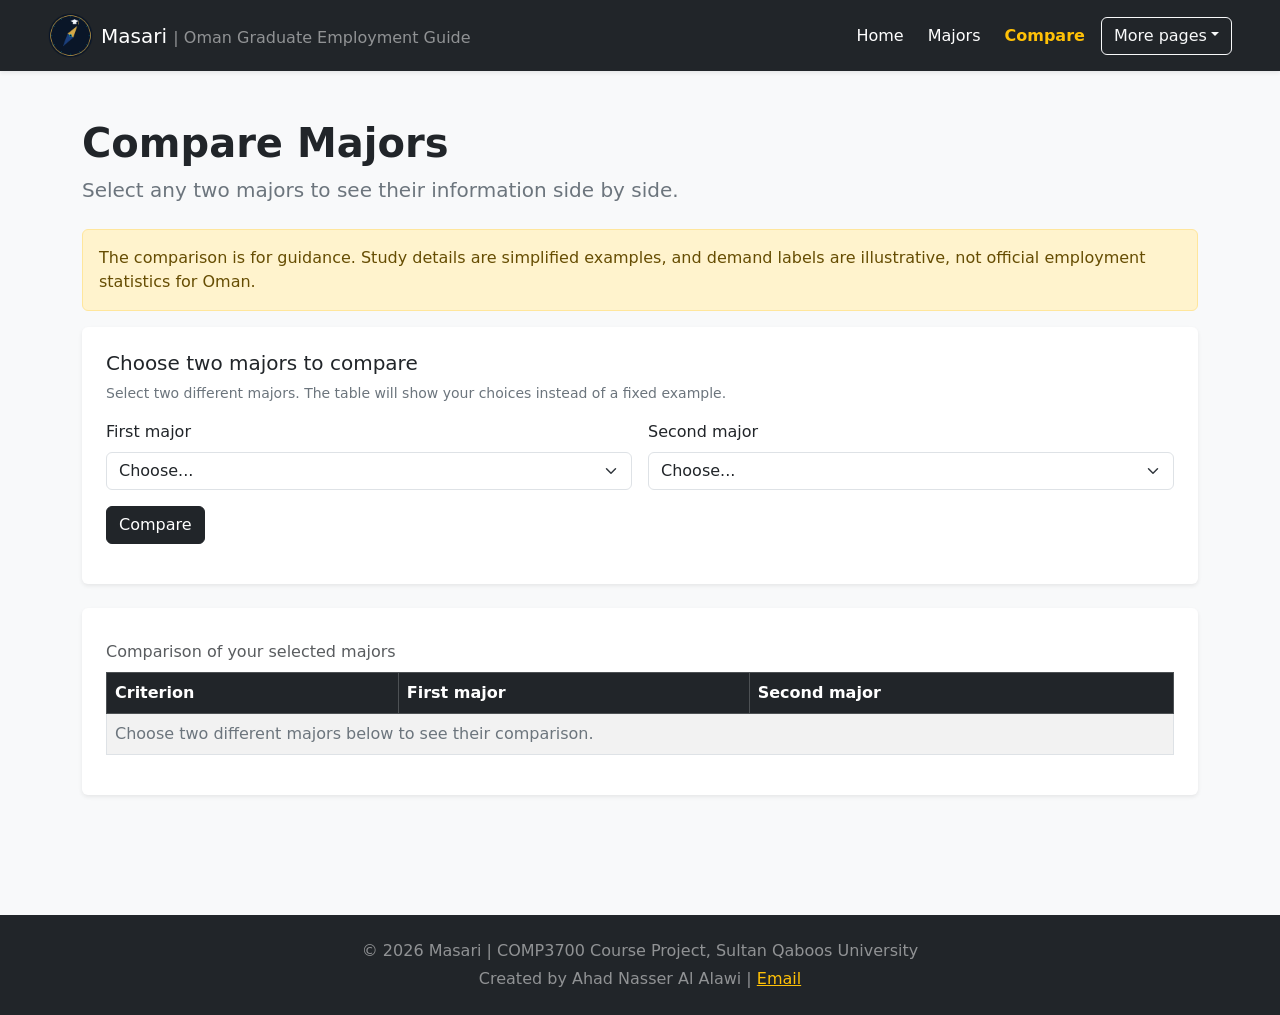
<file: compare.html>
<!doctype html>
<html lang="en">

<head>
  <meta charset="utf-8">
  <meta name="viewport" content="width=device-width, initial-scale=1">
  <title>Compare Majors | Masari</title>
  <!-- bootstrap css -->
  <link href="https://cdn.jsdelivr.net/npm/bootstrap@5.3.3/dist/css/bootstrap.min.css" rel="stylesheet">
</head>

<body class="bg-light d-flex flex-column min-vh-100">
  <header>
    <nav class="navbar navbar-expand-lg navbar-dark bg-dark shadow-sm" aria-label="Main navigation">
      <div class="container-fluid px-3 px-lg-5">
        <a href="index.html" class="navbar-brand d-flex align-items-center gap-2"><img src="images/logo.png" width="45"
            height="45" alt="Masari compass logo"><span>Masari <small class="d-none d-xl-inline text-white-50 fs-6">|
              Oman Graduate Employment Guide</small></span></a>
        <button class="navbar-toggler" type="button" data-bs-toggle="collapse" data-bs-target="#mainMenu"
          aria-controls="mainMenu" aria-expanded="false" aria-label="Toggle navigation"><span
            class="navbar-toggler-icon"></span></button>
        <div class="collapse navbar-collapse" id="mainMenu">
          <ul class="navbar-nav ms-auto align-items-lg-center gap-lg-2">
            <li class="nav-item"><a class="nav-link text-white" href="index.html">Home</a></li>
            <li class="nav-item"><a class="nav-link text-white" href="majors.html">Majors</a></li>
            <li class="nav-item"><a class="nav-link active fw-bold text-warning" href="compare.html">Compare</a></li>
            <li class="nav-item dropdown"><button class="btn btn-outline-light dropdown-toggle"
                data-bs-toggle="dropdown" aria-expanded="false" type="button">More pages</button>
              <ul class="dropdown-menu dropdown-menu-end">
                <li><a class="dropdown-item " href="trends.html">Trends</a></li>
                <li><a class="dropdown-item " href="careers.html">Careers & Skills</a></li>
                <li><a class="dropdown-item " href="questionnaire.html">Feedback</a></li>
                <li><a class="dropdown-item " href="calculator.html">Calculator</a></li>
                <li><a class="dropdown-item " href="funpage.html">Fun Game</a></li>
                <li><a class="dropdown-item " href="register.html">Login / Register</a></li>
                <li><a class="dropdown-item " href="account.html">My Account</a></li>
                <li><a class="dropdown-item " href="about.html">About</a></li>
                <li><a class="dropdown-item " href="contact.html">Contact</a></li>
              </ul>
            </li>
          </ul>
        </div>
      </div>
    </nav>
  </header>
  <main class="flex-grow-1">
    <div class="container py-4 py-md-5">
      <div class="mb-4">
        <h1 class="display-6 fw-bold">Compare Majors</h1>
        <p class="lead text-secondary">Select any two majors to see their information side by side.</p>
      </div>
      <div class="alert alert-warning" role="note">The comparison is for guidance. Study details are simplified examples, and demand labels are illustrative, not official employment statistics for Oman.</div>
      <section class="card shadow-sm border-0 mb-4">
        <div class="card-body p-4">
          <h2 class="h5">Choose two majors to compare</h2>
          <p class="text-secondary small">Select two different majors. The table will show your choices instead of a fixed example.</p>
          <form id="compareForm" class="needs-validation" novalidate>
            <div class="row g-3">
              <div class="col-md-6"><label class="form-label" for="majorA">First major</label><select id="majorA"
                  class="form-select" required>
                  <option value="">Choose...</option>
                  <option>Computer Science</option>
                  <option>Statistics</option>
                  <option>Business Administration</option>
                  <option>Civil Engineering</option>
                  <option>Nursing</option>
                  <option>Education</option>
                </select>
                <div class="invalid-feedback">Choose a major.</div>
              </div>
              <div class="col-md-6"><label class="form-label" for="majorB">Second major</label><select id="majorB"
                  class="form-select" required>
                  <option value="">Choose...</option>
                  <option>Computer Science</option>
                  <option>Statistics</option>
                  <option>Business Administration</option>
                  <option>Civil Engineering</option>
                  <option>Nursing</option>
                  <option>Education</option>
                </select>
                <div class="invalid-feedback">Choose a major.</div>
              </div>
            </div><button class="btn btn-dark mt-3" type="submit">Compare</button>
          </form>
          <div id="compareResult" class="mt-3" aria-live="polite"></div>
        </div>
      </section>
      <section class="card shadow-sm border-0 mb-4">
        <div class="card-body p-4">
          <div class="table-responsive">
            <table class="table table-bordered table-striped align-middle" id="comparisonTable">
              <caption class="caption-top">Comparison of your selected majors</caption>
              <thead class="table-dark">
                <tr><th scope="col">Criterion</th><th scope="col" id="compareHeadA">First major</th><th scope="col" id="compareHeadB">Second major</th></tr>
              </thead>
              <tbody id="compareRows">
                <tr><td colspan="3" class="text-secondary">Choose two different majors below to see their comparison.</td></tr>
              </tbody>
            </table>
          </div>
        </div>
      </section>

    </div>
  </main>
  <footer class="bg-dark text-white-50 text-center py-4 mt-5">
    <div class="container">
      <p class="mb-1">&copy; 2026 Masari | COMP3700 Course Project, Sultan Qaboos University</p>
      <p class="mb-0">Created by Ahad Nasser Al Alawi | <a class="link-warning"
          href="mailto:ahadalalawi76@gmail.com">Email</a></p>
    </div>
  </footer>
  <!-- bootstrap js -->
  <script src="https://cdn.jsdelivr.net/npm/bootstrap@5.3.3/dist/js/bootstrap.bundle.min.js"></script>
  <script src="js/common.js"></script>
  <script src="js/extras.js"></script>
</body>

</html>
</file>
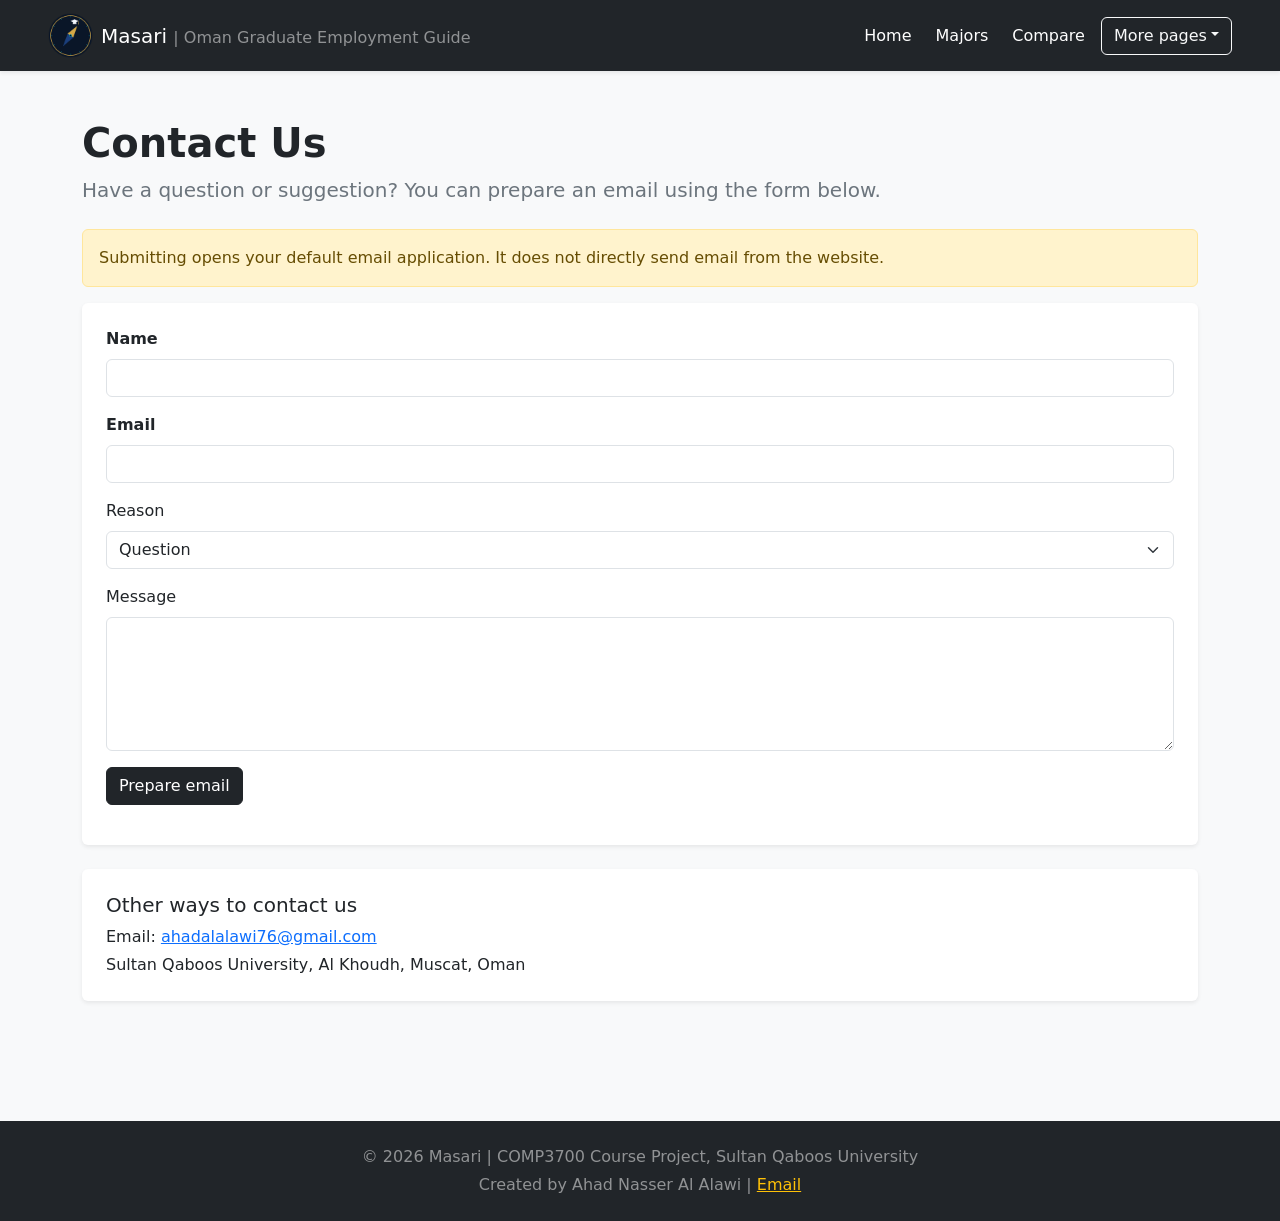
<file: contact.html>
<!doctype html>
<html lang="en">

<head>
  <meta charset="utf-8">
  <meta name="viewport" content="width=device-width, initial-scale=1">
  <title>Contact Us | Masari</title>
  <!-- bootstrap css -->
  <link href="https://cdn.jsdelivr.net/npm/bootstrap@5.3.3/dist/css/bootstrap.min.css" rel="stylesheet">
</head>

<body class="bg-light d-flex flex-column min-vh-100">
  <header>
    <nav class="navbar navbar-expand-lg navbar-dark bg-dark shadow-sm" aria-label="Main navigation">
      <div class="container-fluid px-3 px-lg-5">
        <a href="index.html" class="navbar-brand d-flex align-items-center gap-2"><img src="images/logo.png" width="45"
            height="45" alt="Masari compass logo"><span>Masari <small class="d-none d-xl-inline text-white-50 fs-6">|
              Oman Graduate Employment Guide</small></span></a>
        <button class="navbar-toggler" type="button" data-bs-toggle="collapse" data-bs-target="#mainMenu"
          aria-controls="mainMenu" aria-expanded="false" aria-label="Toggle navigation"><span
            class="navbar-toggler-icon"></span></button>
        <div class="collapse navbar-collapse" id="mainMenu">
          <ul class="navbar-nav ms-auto align-items-lg-center gap-lg-2">
            <li class="nav-item"><a class="nav-link text-white" href="index.html">Home</a></li>
            <li class="nav-item"><a class="nav-link text-white" href="majors.html">Majors</a></li>
            <li class="nav-item"><a class="nav-link text-white" href="compare.html">Compare</a></li>
            <li class="nav-item dropdown"><button class="btn btn-outline-light dropdown-toggle"
                data-bs-toggle="dropdown" aria-expanded="false" type="button">More pages</button>
              <ul class="dropdown-menu dropdown-menu-end">
                <li><a class="dropdown-item " href="trends.html">Trends</a></li>
                <li><a class="dropdown-item " href="careers.html">Careers & Skills</a></li>
                <li><a class="dropdown-item " href="questionnaire.html">Feedback</a></li>
                <li><a class="dropdown-item " href="calculator.html">Calculator</a></li>
                <li><a class="dropdown-item " href="funpage.html">Fun Game</a></li>
                <li><a class="dropdown-item " href="register.html">Login / Register</a></li>
                <li><a class="dropdown-item " href="account.html">My Account</a></li>
                <li><a class="dropdown-item " href="about.html">About</a></li>
                <li><a class="dropdown-item active" href="contact.html">Contact</a></li>
              </ul>
            </li>
          </ul>
        </div>
      </div>
    </nav>
  </header>
  <main class="flex-grow-1">
    <div class="container py-4 py-md-5">
      <div class="row"><div class="col-12">
      <div class="mb-4">
        <h1 class="display-6 fw-bold">Contact Us</h1>
        <p class="lead text-secondary">Have a question or suggestion? You can prepare an email using the form below.</p>
      </div>
      <div class="alert alert-warning" role="note">Submitting opens your default email application. It does not directly
        send email from the website.</div>
      <section class="card shadow-sm border-0 mb-4">
        <div class="card-body p-4">
          <form id="contactForm" class="needs-validation" novalidate>
            <div class="mb-3"><label for="contactName" class="form-label fw-semibold">Name</label><input
                class="form-control" type="text" id="contactName" name="contactName" placeholder="" required>
              <div class="invalid-feedback">Please enter a valid name.</div>
            </div>
            <div class="mb-3"><label for="contactEmail" class="form-label fw-semibold">Email</label><input
                class="form-control" type="email" id="contactEmail" name="contactEmail" placeholder="" required>
              <div class="invalid-feedback">Please enter a valid email.</div>
            </div>
            <div class="mb-3"><label class="form-label" for="contactReason">Reason</label><select class="form-select"
                id="contactReason">
                <option>Question</option>
                <option>Suggestion</option>
                <option>Report a problem</option>
              </select></div>
            <div class="mb-3"><label class="form-label" for="contactMessage">Message</label><textarea
                class="form-control" id="contactMessage" rows="5" required></textarea>
              <div class="invalid-feedback">Write your message.</div>
            </div><button class="btn btn-dark" type="submit">Prepare email</button>
            <div id="contactResult" class="mt-3" aria-live="polite"></div>
          </form>
        </div>
      </section>
      <section class="card shadow-sm border-0 mb-4">
        <div class="card-body p-4">
          <h2 class="h5">Other ways to contact us</h2>
          <p class="mb-1">Email: <a href="mailto:ahadalalawi76@gmail.com">ahadalalawi76@gmail.com</a></p>
          <p class="mb-0">Sultan Qaboos University, Al Khoudh, Muscat, Oman</p>
        </div>
      </section>
      </div></div>
    </div>
  </main>
  <footer class="bg-dark text-white-50 text-center py-4 mt-5">
    <div class="container">
      <p class="mb-1">&copy; 2026 Masari | COMP3700 Course Project, Sultan Qaboos University</p>
      <p class="mb-0">Created by Ahad Nasser Al Alawi | <a class="link-warning"
          href="mailto:ahadalalawi76@gmail.com">Email</a></p>
    </div>
  </footer>
  <!-- bootstrap js -->
  <script src="https://cdn.jsdelivr.net/npm/bootstrap@5.3.3/dist/js/bootstrap.bundle.min.js"></script>
  <script src="js/common.js"></script>
  <script src="js/extras.js"></script>
</body>

</html>
</file>
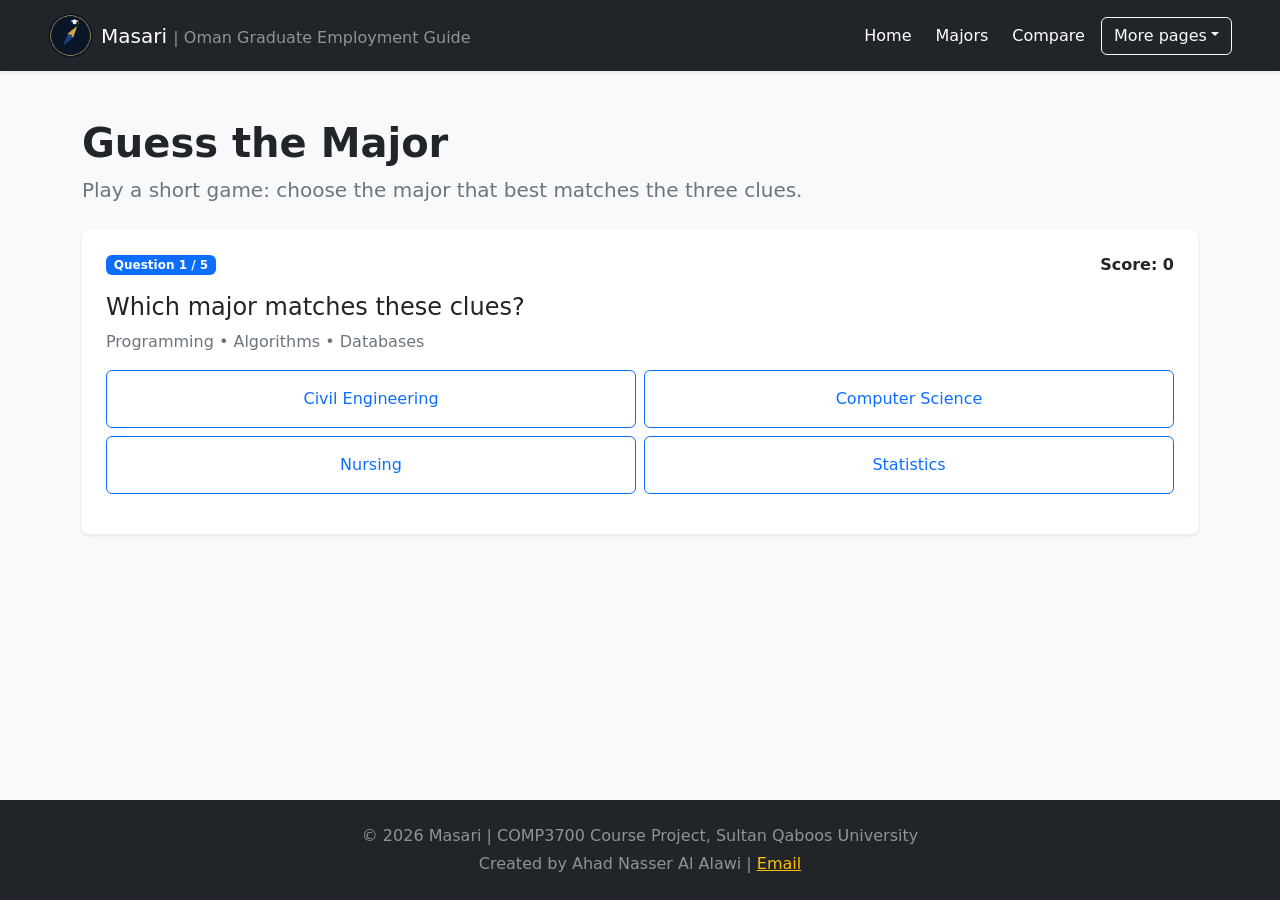
<file: funpage.html>
<!doctype html>
<html lang="en">

<head>
  <meta charset="utf-8">
  <meta name="viewport" content="width=device-width, initial-scale=1">
  <title>Guess the Major | Masari</title>
  <!-- bootstrap css -->
  <link href="https://cdn.jsdelivr.net/npm/bootstrap@5.3.3/dist/css/bootstrap.min.css" rel="stylesheet">
</head>

<body class="bg-light d-flex flex-column min-vh-100">
  <header>
    <nav class="navbar navbar-expand-lg navbar-dark bg-dark shadow-sm" aria-label="Main navigation">
      <div class="container-fluid px-3 px-lg-5">
        <a href="index.html" class="navbar-brand d-flex align-items-center gap-2"><img src="images/logo.png" width="45"
            height="45" alt="Masari compass logo"><span>Masari <small class="d-none d-xl-inline text-white-50 fs-6">|
              Oman Graduate Employment Guide</small></span></a>
        <button class="navbar-toggler" type="button" data-bs-toggle="collapse" data-bs-target="#mainMenu"
          aria-controls="mainMenu" aria-expanded="false" aria-label="Toggle navigation"><span
            class="navbar-toggler-icon"></span></button>
        <div class="collapse navbar-collapse" id="mainMenu">
          <ul class="navbar-nav ms-auto align-items-lg-center gap-lg-2">
            <li class="nav-item"><a class="nav-link text-white" href="index.html">Home</a></li>
            <li class="nav-item"><a class="nav-link text-white" href="majors.html">Majors</a></li>
            <li class="nav-item"><a class="nav-link text-white" href="compare.html">Compare</a></li>
            <li class="nav-item dropdown"><button class="btn btn-outline-light dropdown-toggle"
                data-bs-toggle="dropdown" aria-expanded="false" type="button">More pages</button>
              <ul class="dropdown-menu dropdown-menu-end">
                <li><a class="dropdown-item " href="trends.html">Trends</a></li>
                <li><a class="dropdown-item " href="careers.html">Careers & Skills</a></li>
                <li><a class="dropdown-item " href="questionnaire.html">Feedback</a></li>
                <li><a class="dropdown-item " href="calculator.html">Calculator</a></li>
                <li><a class="dropdown-item active" href="funpage.html">Fun Game</a></li>
                <li><a class="dropdown-item " href="register.html">Login / Register</a></li>
                <li><a class="dropdown-item " href="account.html">My Account</a></li>
                <li><a class="dropdown-item " href="about.html">About</a></li>
                <li><a class="dropdown-item " href="contact.html">Contact</a></li>
              </ul>
            </li>
          </ul>
        </div>
      </div>
    </nav>
  </header>
  <main class="flex-grow-1">
    <div class="container py-4 py-md-5">
      <div class="mb-4">
        <h1 class="display-6 fw-bold">Guess the Major</h1>
        <p class="lead text-secondary">Play a short game: choose the major that best matches the three clues.</p>
      </div>
      <section class="card shadow-sm border-0 mb-4">
        <div class="card-body p-4">
          <div class="d-flex justify-content-between align-items-center mb-3"><span class="badge text-bg-primary"
              id="gameStep">Question 1 / 5</span><span class="fw-semibold" id="gameScore">Score: 0</span></div>
          <h2 class="h4" id="gamePrompt">Which major fits these clues?</h2>
          <p class="text-secondary mb-3" id="gameClues"></p>
          <div class="row g-2" id="gameOptions"></div>
          <div id="gameFeedback" class="mt-3" aria-live="polite"></div><button id="gameNext"
            class="btn btn-dark mt-3 d-none" type="button">Next question</button><button id="gameRestart"
            class="btn btn-outline-primary mt-3 d-none" type="button">Play again</button>
        </div>
      </section>
    </div>
  </main>
  <footer class="bg-dark text-white-50 text-center py-4 mt-5">
    <div class="container">
      <p class="mb-1">&copy; 2026 Masari | COMP3700 Course Project, Sultan Qaboos University</p>
      <p class="mb-0">Created by Ahad Nasser Al Alawi | <a class="link-warning"
          href="mailto:ahadalalawi76@gmail.com">Email</a></p>
    </div>
  </footer>
  <!-- bootstrap js -->
  <script src="https://cdn.jsdelivr.net/npm/bootstrap@5.3.3/dist/js/bootstrap.bundle.min.js"></script>
  <script src="js/common.js"></script>
  <script src="js/funpage.js"></script>
</body>

</html>
</file>
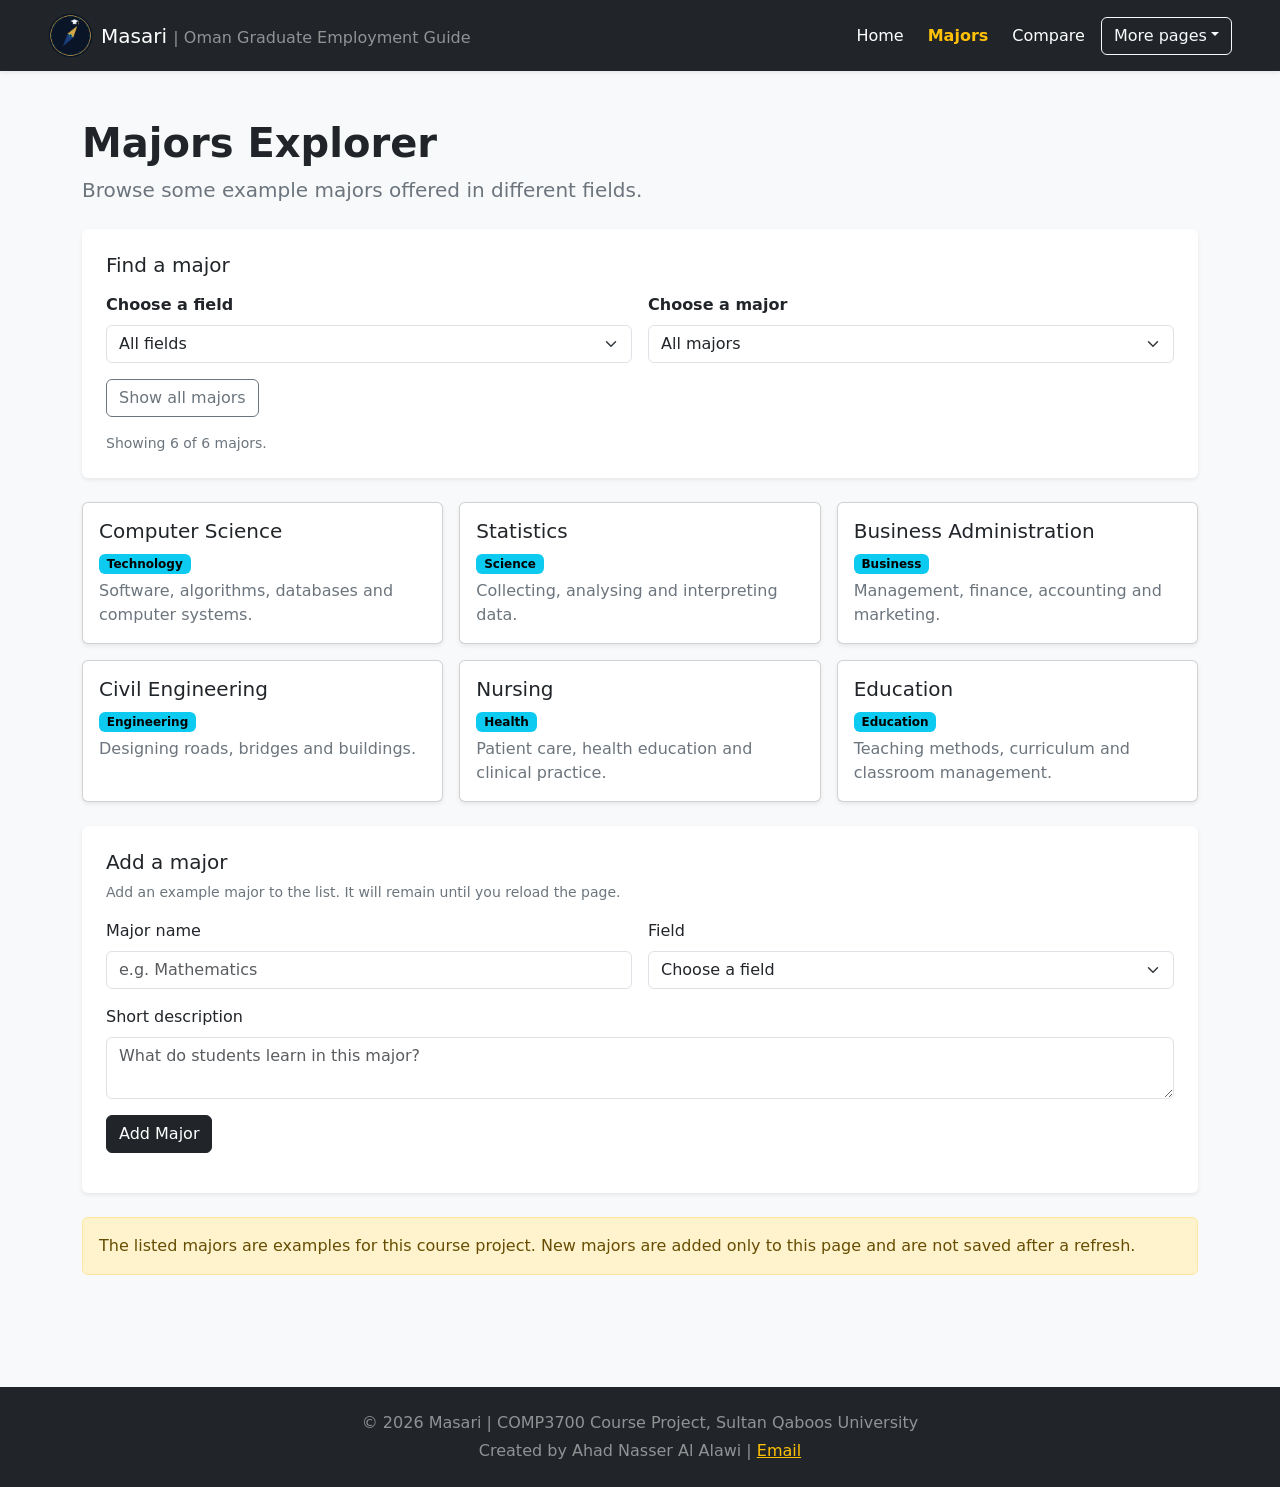
<file: majors.html>
<!doctype html>
<html lang="en">

<head>
  <meta charset="utf-8">
  <meta name="viewport" content="width=device-width, initial-scale=1">
  <title>Majors Explorer | Masari</title>
  <!-- bootstrap css -->
  <link href="https://cdn.jsdelivr.net/npm/bootstrap@5.3.3/dist/css/bootstrap.min.css" rel="stylesheet">
</head>

<body class="bg-light d-flex flex-column min-vh-100">
  <header>
    <nav class="navbar navbar-expand-lg navbar-dark bg-dark shadow-sm" aria-label="Main navigation">
      <div class="container-fluid px-3 px-lg-5">
        <a href="index.html" class="navbar-brand d-flex align-items-center gap-2"><img src="images/logo.png" width="45"
            height="45" alt="Masari compass logo"><span>Masari <small class="d-none d-xl-inline text-white-50 fs-6">|
              Oman Graduate Employment Guide</small></span></a>
        <button class="navbar-toggler" type="button" data-bs-toggle="collapse" data-bs-target="#mainMenu"
          aria-controls="mainMenu" aria-expanded="false" aria-label="Toggle navigation"><span
            class="navbar-toggler-icon"></span></button>
        <div class="collapse navbar-collapse" id="mainMenu">
          <ul class="navbar-nav ms-auto align-items-lg-center gap-lg-2">
            <li class="nav-item"><a class="nav-link text-white" href="index.html">Home</a></li>
            <li class="nav-item"><a class="nav-link active fw-bold text-warning" href="majors.html">Majors</a></li>
            <li class="nav-item"><a class="nav-link text-white" href="compare.html">Compare</a></li>
            <li class="nav-item dropdown"><button class="btn btn-outline-light dropdown-toggle"
                data-bs-toggle="dropdown" aria-expanded="false" type="button">More pages</button>
              <ul class="dropdown-menu dropdown-menu-end">
                <li><a class="dropdown-item " href="trends.html">Trends</a></li>
                <li><a class="dropdown-item " href="careers.html">Careers & Skills</a></li>
                <li><a class="dropdown-item " href="questionnaire.html">Feedback</a></li>
                <li><a class="dropdown-item " href="calculator.html">Calculator</a></li>
                <li><a class="dropdown-item " href="funpage.html">Fun Game</a></li>
                <li><a class="dropdown-item " href="register.html">Login / Register</a></li>
                <li><a class="dropdown-item " href="account.html">My Account</a></li>
                <li><a class="dropdown-item " href="about.html">About</a></li>
                <li><a class="dropdown-item " href="contact.html">Contact</a></li>
              </ul>
            </li>
          </ul>
        </div>
      </div>
    </nav>
  </header>
  <main class="flex-grow-1">
    <div class="container py-4 py-md-5">
      <div class="mb-4">
        <h1 class="display-6 fw-bold">Majors Explorer</h1>
        <p class="lead text-secondary">Browse some example majors offered in different fields.</p>
      </div>
      <section class="card shadow-sm border-0 mb-4">
        <div class="card-body p-4">
          <h2 class="h5 mb-3">Find a major</h2>
          <form id="majorsFilter">
            <div class="row g-3">
              <div class="col-md-6">
                <label for="majorField" class="form-label fw-semibold">Choose a field</label>
                <select class="form-select" id="majorField" name="majorField">
                  <option value="">All fields</option>
                  <option>Technology</option>
                  <option>Science</option>
                  <option>Business</option>
                  <option>Engineering</option>
                  <option>Health</option>
                  <option>Education</option>
                </select>
              </div>
              <div class="col-md-6">
                <label for="majorChoice" class="form-label fw-semibold">Choose a major</label>
                <select class="form-select" id="majorChoice" name="majorChoice">
                  <option value="">All majors</option>
                </select>
              </div>
            </div>
            <button type="reset" class="btn btn-outline-secondary mt-3">Show all majors</button>
          </form>
          <p id="majorCount" class="text-secondary small mt-3 mb-0" aria-live="polite"></p>
        </div>
      </section>
      <div class="row g-3" id="majorCards">
        <article class="col-md-6 col-lg-4">
          <div class="card h-100 shadow-sm">
            <div class="card-body">
              <h2 class="h5">Computer Science</h2>
              <p class="mb-1"><span class="badge text-bg-info">Technology</span></p>
              <p class="text-secondary mb-0">Software, algorithms, databases and computer systems.</p>
            </div>
          </div>
        </article>
        <article class="col-md-6 col-lg-4">
          <div class="card h-100 shadow-sm">
            <div class="card-body">
              <h2 class="h5">Statistics</h2>
              <p class="mb-1"><span class="badge text-bg-info">Science</span></p>
              <p class="text-secondary mb-0">Collecting, analysing and interpreting data.</p>
            </div>
          </div>
        </article>
        <article class="col-md-6 col-lg-4">
          <div class="card h-100 shadow-sm">
            <div class="card-body">
              <h2 class="h5">Business Administration</h2>
              <p class="mb-1"><span class="badge text-bg-info">Business</span></p>
              <p class="text-secondary mb-0">Management, finance, accounting and marketing.</p>
            </div>
          </div>
        </article>
        <article class="col-md-6 col-lg-4">
          <div class="card h-100 shadow-sm">
            <div class="card-body">
              <h2 class="h5">Civil Engineering</h2>
              <p class="mb-1"><span class="badge text-bg-info">Engineering</span></p>
              <p class="text-secondary mb-0">Designing roads, bridges and buildings.</p>
            </div>
          </div>
        </article>
        <article class="col-md-6 col-lg-4">
          <div class="card h-100 shadow-sm">
            <div class="card-body">
              <h2 class="h5">Nursing</h2>
              <p class="mb-1"><span class="badge text-bg-info">Health</span></p>
              <p class="text-secondary mb-0">Patient care, health education and clinical practice.</p>
            </div>
          </div>
        </article>
        <article class="col-md-6 col-lg-4">
          <div class="card h-100 shadow-sm">
            <div class="card-body">
              <h2 class="h5">Education</h2>
              <p class="mb-1"><span class="badge text-bg-info">Education</span></p>
              <p class="text-secondary mb-0">Teaching methods, curriculum and classroom management.</p>
            </div>
          </div>
        </article>
      </div>
      <p id="majorNoResults" class="alert alert-info mt-3 d-none" role="status">No majors match your selection.</p>
      <section class="card shadow-sm border-0 mt-4">
        <div class="card-body p-4">
          <h2 class="h5 mb-2">Add a major</h2>
          <p class="text-secondary small">Add an example major to the list. It will remain until you reload the page.</p>
          <form id="addMajorForm" class="needs-validation" novalidate>
            <div class="row g-3">
              <div class="col-md-6">
                <label for="newMajorName" class="form-label">Major name</label>
                <input id="newMajorName" class="form-control" type="text" required minlength="2" maxlength="60" placeholder="e.g. Mathematics">
                <div class="invalid-feedback">Enter a major name (at least 2 characters).</div>
              </div>
              <div class="col-md-6">
                <label for="newMajorField" class="form-label">Field</label>
                <select id="newMajorField" class="form-select" required>
                  <option value="">Choose a field</option>
                  <option>Technology</option><option>Science</option><option>Business</option>
                  <option>Engineering</option><option>Health</option><option>Education</option>
                </select>
                <div class="invalid-feedback">Choose a field.</div>
              </div>
              <div class="col-12">
                <label for="newMajorDescription" class="form-label">Short description</label>
                <textarea id="newMajorDescription" class="form-control" rows="2" required minlength="5" maxlength="180" placeholder="What do students learn in this major?"></textarea>
                <div class="invalid-feedback">Enter a short description (at least 5 characters).</div>
              </div>
            </div>
            <button type="submit" class="btn btn-dark mt-3">Add Major</button>
            <p id="addMajorMessage" class="mt-3 mb-0" aria-live="polite"></p>
          </form>
        </div>
      </section>
      <div class="alert alert-warning mt-4" role="note">The listed majors are examples for this course project. New majors are added only to this page and are not saved after a refresh.</div>
    </div>
  </main>
  <footer class="bg-dark text-white-50 text-center py-4 mt-5">
    <div class="container">
      <p class="mb-1">&copy; 2026 Masari | COMP3700 Course Project, Sultan Qaboos University</p>
      <p class="mb-0">Created by Ahad Nasser Al Alawi | <a class="link-warning"
          href="mailto:ahadalalawi76@gmail.com">Email</a></p>
    </div>
  </footer>
  <!-- bootstrap js -->
  <script src="https://cdn.jsdelivr.net/npm/bootstrap@5.3.3/dist/js/bootstrap.bundle.min.js"></script>
  <script src="js/common.js"></script>
  <script src="js/extras.js"></script>
</body>

</html>
</file>
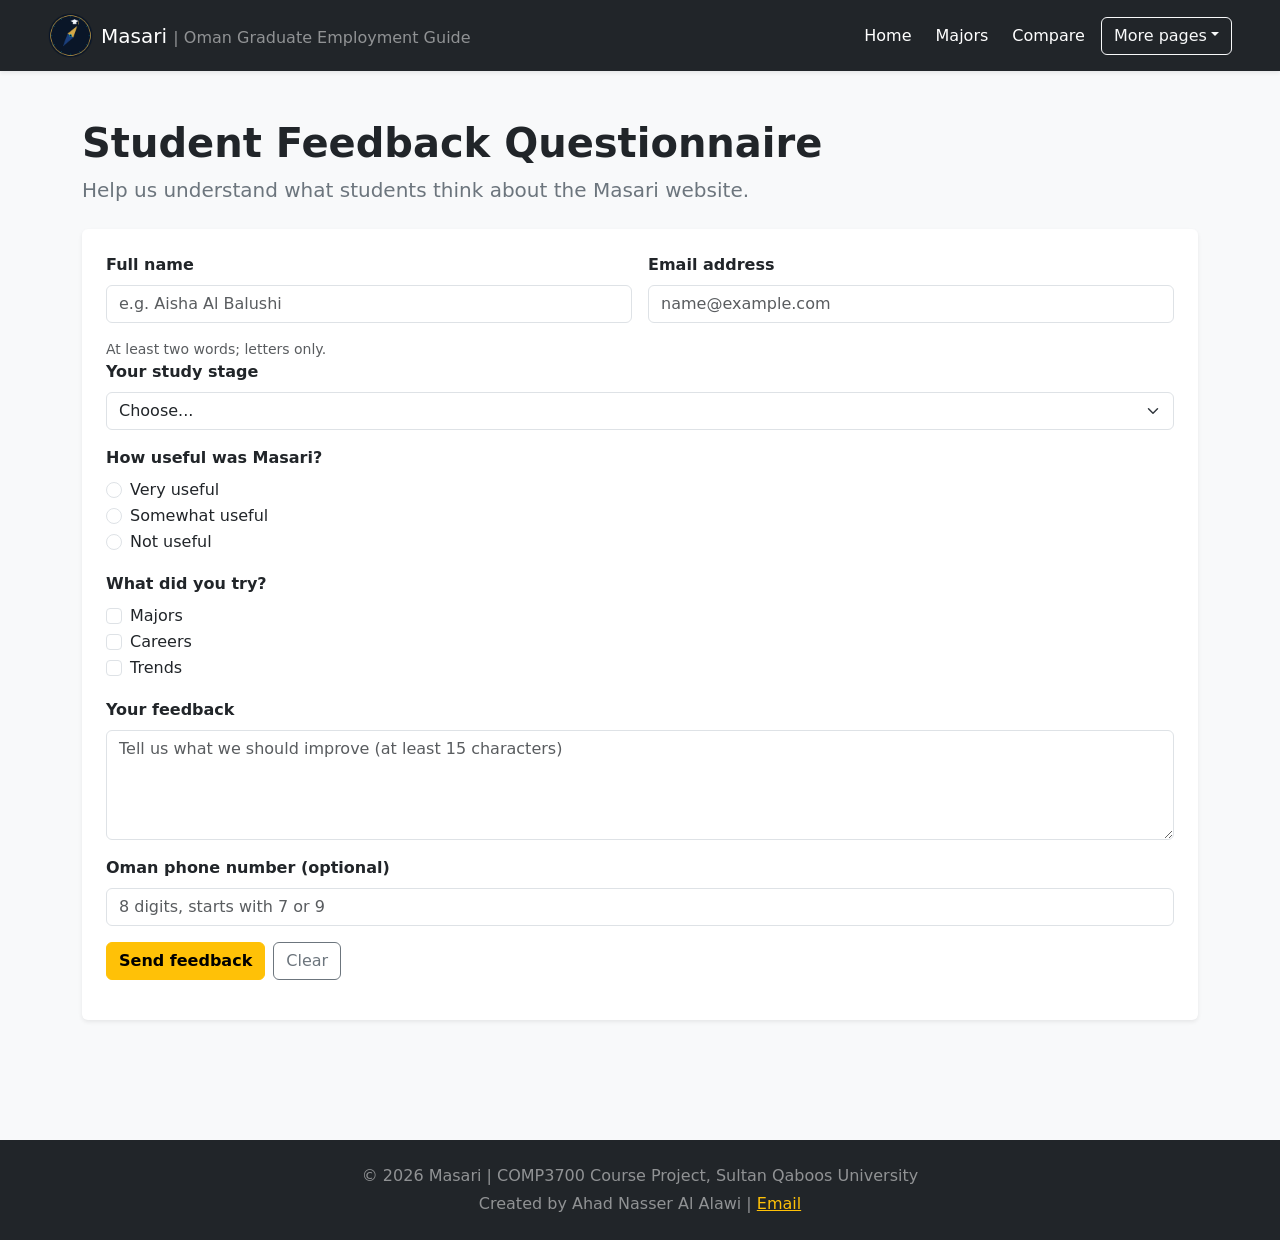
<file: questionnaire.html>
<!doctype html>
<html lang="en">

<head>
  <meta charset="utf-8">
  <meta name="viewport" content="width=device-width, initial-scale=1">
  <title>Student Feedback | Masari</title>
  <!-- bootstrap css -->
  <link href="https://cdn.jsdelivr.net/npm/bootstrap@5.3.3/dist/css/bootstrap.min.css" rel="stylesheet">
</head>

<body class="bg-light d-flex flex-column min-vh-100">
  <header>
    <nav class="navbar navbar-expand-lg navbar-dark bg-dark shadow-sm" aria-label="Main navigation">
      <div class="container-fluid px-3 px-lg-5">
        <a href="index.html" class="navbar-brand d-flex align-items-center gap-2"><img src="images/logo.png" width="45"
            height="45" alt="Masari compass logo"><span>Masari <small class="d-none d-xl-inline text-white-50 fs-6">|
              Oman Graduate Employment Guide</small></span></a>
        <button class="navbar-toggler" type="button" data-bs-toggle="collapse" data-bs-target="#mainMenu"
          aria-controls="mainMenu" aria-expanded="false" aria-label="Toggle navigation"><span
            class="navbar-toggler-icon"></span></button>
        <div class="collapse navbar-collapse" id="mainMenu">
          <ul class="navbar-nav ms-auto align-items-lg-center gap-lg-2">
            <li class="nav-item"><a class="nav-link text-white" href="index.html">Home</a></li>
            <li class="nav-item"><a class="nav-link text-white" href="majors.html">Majors</a></li>
            <li class="nav-item"><a class="nav-link text-white" href="compare.html">Compare</a></li>
            <li class="nav-item dropdown"><button class="btn btn-outline-light dropdown-toggle"
                data-bs-toggle="dropdown" aria-expanded="false" type="button">More pages</button>
              <ul class="dropdown-menu dropdown-menu-end">
                <li><a class="dropdown-item " href="trends.html">Trends</a></li>
                <li><a class="dropdown-item " href="careers.html">Careers & Skills</a></li>
                <li><a class="dropdown-item active" href="questionnaire.html">Feedback</a></li>
                <li><a class="dropdown-item " href="calculator.html">Calculator</a></li>
                <li><a class="dropdown-item " href="funpage.html">Fun Game</a></li>
                <li><a class="dropdown-item " href="register.html">Login / Register</a></li>
                <li><a class="dropdown-item " href="account.html">My Account</a></li>
                <li><a class="dropdown-item " href="about.html">About</a></li>
                <li><a class="dropdown-item " href="contact.html">Contact</a></li>
              </ul>
            </li>
          </ul>
        </div>
      </div>
    </nav>
  </header>
  <main class="flex-grow-1">
    <div class="container py-4 py-md-5">
      <div class="mb-4">
        <h1 class="display-6 fw-bold">Student Feedback Questionnaire</h1>
        <p class="lead text-secondary">Help us understand what students think about the Masari website.</p>
      </div>
      <section class="card shadow-sm border-0 mb-4">
        <div class="card-body p-4">
          <form id="feedbackForm" novalidate class="needs-validation">
            <div class="row g-3">
              <div class="col-md-6">
                <div class="mb-3"><label for="feedbackName" class="form-label fw-semibold">Full name</label><input
                    class="form-control" type="text" id="feedbackName" name="feedbackName"
                    placeholder="e.g. Aisha Al Balushi" required>
                  <div class="invalid-feedback">Please enter a valid full name.</div>
                </div>
                <div class="form-text">At least two words; letters only.</div>
              </div>
              <div class="col-md-6">
                <div class="mb-3"><label for="feedbackEmail" class="form-label fw-semibold">Email address</label><input
                    class="form-control" type="email" id="feedbackEmail" name="feedbackEmail"
                    placeholder="name@example.com" required>
                  <div class="invalid-feedback">Please enter a valid email address.</div>
                </div>
              </div>
            </div>
            <div class="mb-3"><label for="feedbackStudent" class="form-label fw-semibold">Your study
                stage</label><select id="feedbackStudent" class="form-select" required>
                <option value="">Choose...</option>
                <option>School</option>
                <option>Foundation</option>
                <option>University</option>
              </select>
              <div class="invalid-feedback">Please choose your stage.</div>
            </div>
            <fieldset class="mb-3">
              <legend class="fs-6 fw-semibold">How useful was Masari?</legend>
              <div class="form-check"><input class="form-check-input" type="radio" name="rating" id="rateGood"
                  value="Very useful"><label class="form-check-label" for="rateGood">Very useful</label></div>
              <div class="form-check"><input class="form-check-input" type="radio" name="rating" id="rateOkay"
                  value="Somewhat useful"><label class="form-check-label" for="rateOkay">Somewhat useful</label></div>
              <div class="form-check"><input class="form-check-input" type="radio" name="rating" id="rateLow"
                  value="Not useful"><label class="form-check-label" for="rateLow">Not useful</label></div>
              <div id="ratingMessage" class="text-danger small"></div>
            </fieldset>
            <fieldset class="mb-3">
              <legend class="fs-6 fw-semibold">What did you try?</legend>
              <div class="form-check"><input class="form-check-input" type="checkbox" id="tryMajors"
                  value="Majors"><label class="form-check-label" for="tryMajors">Majors</label></div>
              <div class="form-check"><input class="form-check-input" type="checkbox" id="tryCareers"
                  value="Careers"><label class="form-check-label" for="tryCareers">Careers</label></div>
              <div class="form-check"><input class="form-check-input" type="checkbox" id="tryTrends"
                  value="Trends"><label class="form-check-label" for="tryTrends">Trends</label></div>
            </fieldset>
            <div class="mb-3"><label class="form-label fw-semibold" for="feedbackComment">Your feedback</label><textarea
                id="feedbackComment" class="form-control" rows="4" required
                placeholder="Tell us what we should improve (at least 15 characters)"></textarea>
              <div class="invalid-feedback">Please write a suggestion using 15–300 characters, including letters.</div>
            </div>
            <div class="mb-3">
              <div class="mb-3"><label for="feedbackPhone" class="form-label fw-semibold">Oman phone number
                  (optional)</label><input class="form-control" type="tel" id="feedbackPhone" name="feedbackPhone"
                  placeholder="8 digits, starts with 7 or 9">
                <div class="invalid-feedback">Please enter a valid oman phone number (optional).</div>
              </div>
            </div><button type="submit" class="btn btn-warning fw-semibold">Send feedback</button><button type="reset"
              class="btn btn-outline-secondary ms-2">Clear</button>
            <div id="feedbackResult" class="mt-3" role="status" aria-live="polite"></div>
          </form>
        </div>
      </section>
    </div>
  </main>
  <footer class="bg-dark text-white-50 text-center py-4 mt-5">
    <div class="container">
      <p class="mb-1">&copy; 2026 Masari | COMP3700 Course Project, Sultan Qaboos University</p>
      <p class="mb-0">Created by Ahad Nasser Al Alawi | <a class="link-warning"
          href="mailto:ahadalalawi76@gmail.com">Email</a></p>
    </div>
  </footer>
  <!-- bootstrap js -->
  <script src="https://cdn.jsdelivr.net/npm/bootstrap@5.3.3/dist/js/bootstrap.bundle.min.js"></script>
  <script src="js/common.js"></script>
  <script src="js/questionnaire.js"></script>
</body>

</html>
</file>
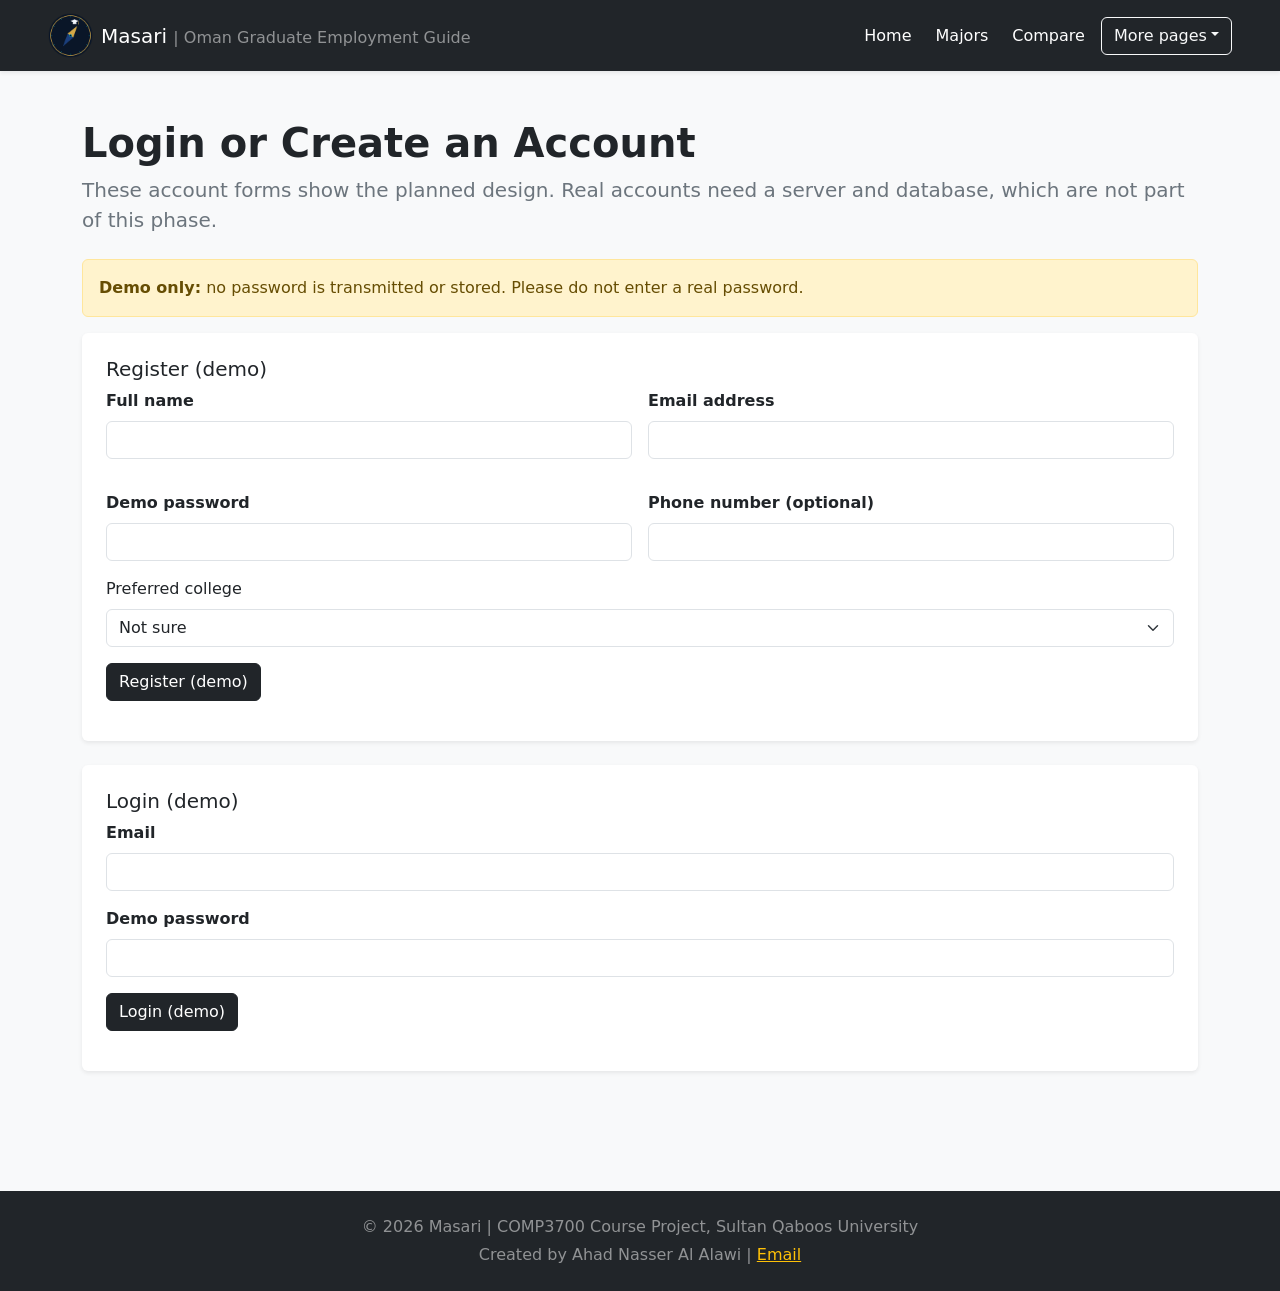
<file: register.html>
<!doctype html>
<html lang="en">

<head>
  <meta charset="utf-8">
  <meta name="viewport" content="width=device-width, initial-scale=1">
  <title>Login or Register | Masari</title>
  <!-- bootstrap css -->
  <link href="https://cdn.jsdelivr.net/npm/bootstrap@5.3.3/dist/css/bootstrap.min.css" rel="stylesheet">
</head>

<body class="bg-light d-flex flex-column min-vh-100">
  <header>
    <nav class="navbar navbar-expand-lg navbar-dark bg-dark shadow-sm" aria-label="Main navigation">
      <div class="container-fluid px-3 px-lg-5">
        <a href="index.html" class="navbar-brand d-flex align-items-center gap-2"><img src="images/logo.png" width="45"
            height="45" alt="Masari compass logo"><span>Masari <small class="d-none d-xl-inline text-white-50 fs-6">|
              Oman Graduate Employment Guide</small></span></a>
        <button class="navbar-toggler" type="button" data-bs-toggle="collapse" data-bs-target="#mainMenu"
          aria-controls="mainMenu" aria-expanded="false" aria-label="Toggle navigation"><span
            class="navbar-toggler-icon"></span></button>
        <div class="collapse navbar-collapse" id="mainMenu">
          <ul class="navbar-nav ms-auto align-items-lg-center gap-lg-2">
            <li class="nav-item"><a class="nav-link text-white" href="index.html">Home</a></li>
            <li class="nav-item"><a class="nav-link text-white" href="majors.html">Majors</a></li>
            <li class="nav-item"><a class="nav-link text-white" href="compare.html">Compare</a></li>
            <li class="nav-item dropdown"><button class="btn btn-outline-light dropdown-toggle"
                data-bs-toggle="dropdown" aria-expanded="false" type="button">More pages</button>
              <ul class="dropdown-menu dropdown-menu-end">
                <li><a class="dropdown-item " href="trends.html">Trends</a></li>
                <li><a class="dropdown-item " href="careers.html">Careers & Skills</a></li>
                <li><a class="dropdown-item " href="questionnaire.html">Feedback</a></li>
                <li><a class="dropdown-item " href="calculator.html">Calculator</a></li>
                <li><a class="dropdown-item " href="funpage.html">Fun Game</a></li>
                <li><a class="dropdown-item active" href="register.html">Login / Register</a></li>
                <li><a class="dropdown-item " href="account.html">My Account</a></li>
                <li><a class="dropdown-item " href="about.html">About</a></li>
                <li><a class="dropdown-item " href="contact.html">Contact</a></li>
              </ul>
            </li>
          </ul>
        </div>
      </div>
    </nav>
  </header>
  <main class="flex-grow-1">
    <div class="container py-4 py-md-5">
      <div class="mb-4">
        <h1 class="display-6 fw-bold">Login or Create an Account</h1>
        <p class="lead text-secondary">These account forms show the planned design. Real accounts need a server and
          database, which are not part of this phase.</p>
      </div>
      <div class="alert alert-warning" role="note"><strong>Demo only:</strong> no password is transmitted or stored.
        Please do not enter a real password.</div>
      <section class="card shadow-sm border-0 mb-4">
        <div class="card-body p-4">
          <h2 class="h5">Register (demo)</h2>
          <form class="needs-validation demo-form" novalidate>
            <div class="row g-3">
              <div class="col-md-6">
                <div class="mb-3"><label for="regFullName" class="form-label fw-semibold">Full name</label><input
                    class="form-control" type="text" id="regFullName" name="regFullName" placeholder="" required>
                  <div class="invalid-feedback">Please enter a valid full name.</div>
                </div>
              </div>
              <div class="col-md-6">
                <div class="mb-3"><label for="regEmail" class="form-label fw-semibold">Email address</label><input
                    class="form-control" type="email" id="regEmail" name="regEmail" placeholder="" required>
                  <div class="invalid-feedback">Please enter a valid email address.</div>
                </div>
              </div>
              <div class="col-md-6">
                <div class="mb-3"><label for="regPassword" class="form-label fw-semibold">Demo password</label><input
                    class="form-control" type="password" id="regPassword" name="regPassword" placeholder="" required
                    minlength="8" autocomplete="new-password">
                  <div class="invalid-feedback">Please enter a demo password (do not use a real password).</div>
                </div>
              </div>
              <div class="col-md-6">
                <div class="mb-3"><label for="regPhone" class="form-label fw-semibold">Phone number
                    (optional)</label><input class="form-control" type="tel" id="regPhone" name="regPhone"
                    placeholder="">
                  <div class="invalid-feedback">Please enter a valid phone number (optional).</div>
                </div>
              </div>
            </div>
            <div class="mb-3"><label for="regCollege" class="form-label">Preferred college</label><select
                id="regCollege" class="form-select">
                <option>Not sure</option>
                <option>Science</option>
                <option>Engineering</option>
                <option>Economics</option>
                <option>Education</option>
              </select></div><button class="btn btn-dark" type="submit">Register (demo)</button>
            <div class="demo-result mt-3" aria-live="polite"></div>
          </form>
        </div>
      </section>
      <section class="card shadow-sm border-0 mb-4">
        <div class="card-body p-4">
          <h2 class="h5">Login (demo)</h2>
          <form class="needs-validation demo-form" novalidate>
            <div class="mb-3"><label for="loginEmail" class="form-label fw-semibold">Email</label><input
                class="form-control" type="email" id="loginEmail" name="loginEmail" placeholder="" required>
              <div class="invalid-feedback">Please enter a valid email.</div>
            </div>
            <div class="mb-3"><label for="loginPassword" class="form-label fw-semibold">Demo password</label><input
                class="form-control" type="password" id="loginPassword" name="loginPassword" placeholder="" required
                minlength="8" autocomplete="off">
              <div class="invalid-feedback">Please enter a demo password (do not use a real password).</div>
            </div><button class="btn btn-dark" type="submit">Login (demo)</button>
            <div class="demo-result mt-3" aria-live="polite"></div>
          </form>
        </div>
      </section>
    </div>
  </main>
  <footer class="bg-dark text-white-50 text-center py-4 mt-5">
    <div class="container">
      <p class="mb-1">&copy; 2026 Masari | COMP3700 Course Project, Sultan Qaboos University</p>
      <p class="mb-0">Created by Ahad Nasser Al Alawi | <a class="link-warning"
          href="mailto:ahadalalawi76@gmail.com">Email</a></p>
    </div>
  </footer>
  <!-- bootstrap js -->
  <script src="https://cdn.jsdelivr.net/npm/bootstrap@5.3.3/dist/js/bootstrap.bundle.min.js"></script>
  <script src="js/common.js"></script>
  <script src="js/extras.js"></script>
</body>

</html>
</file>
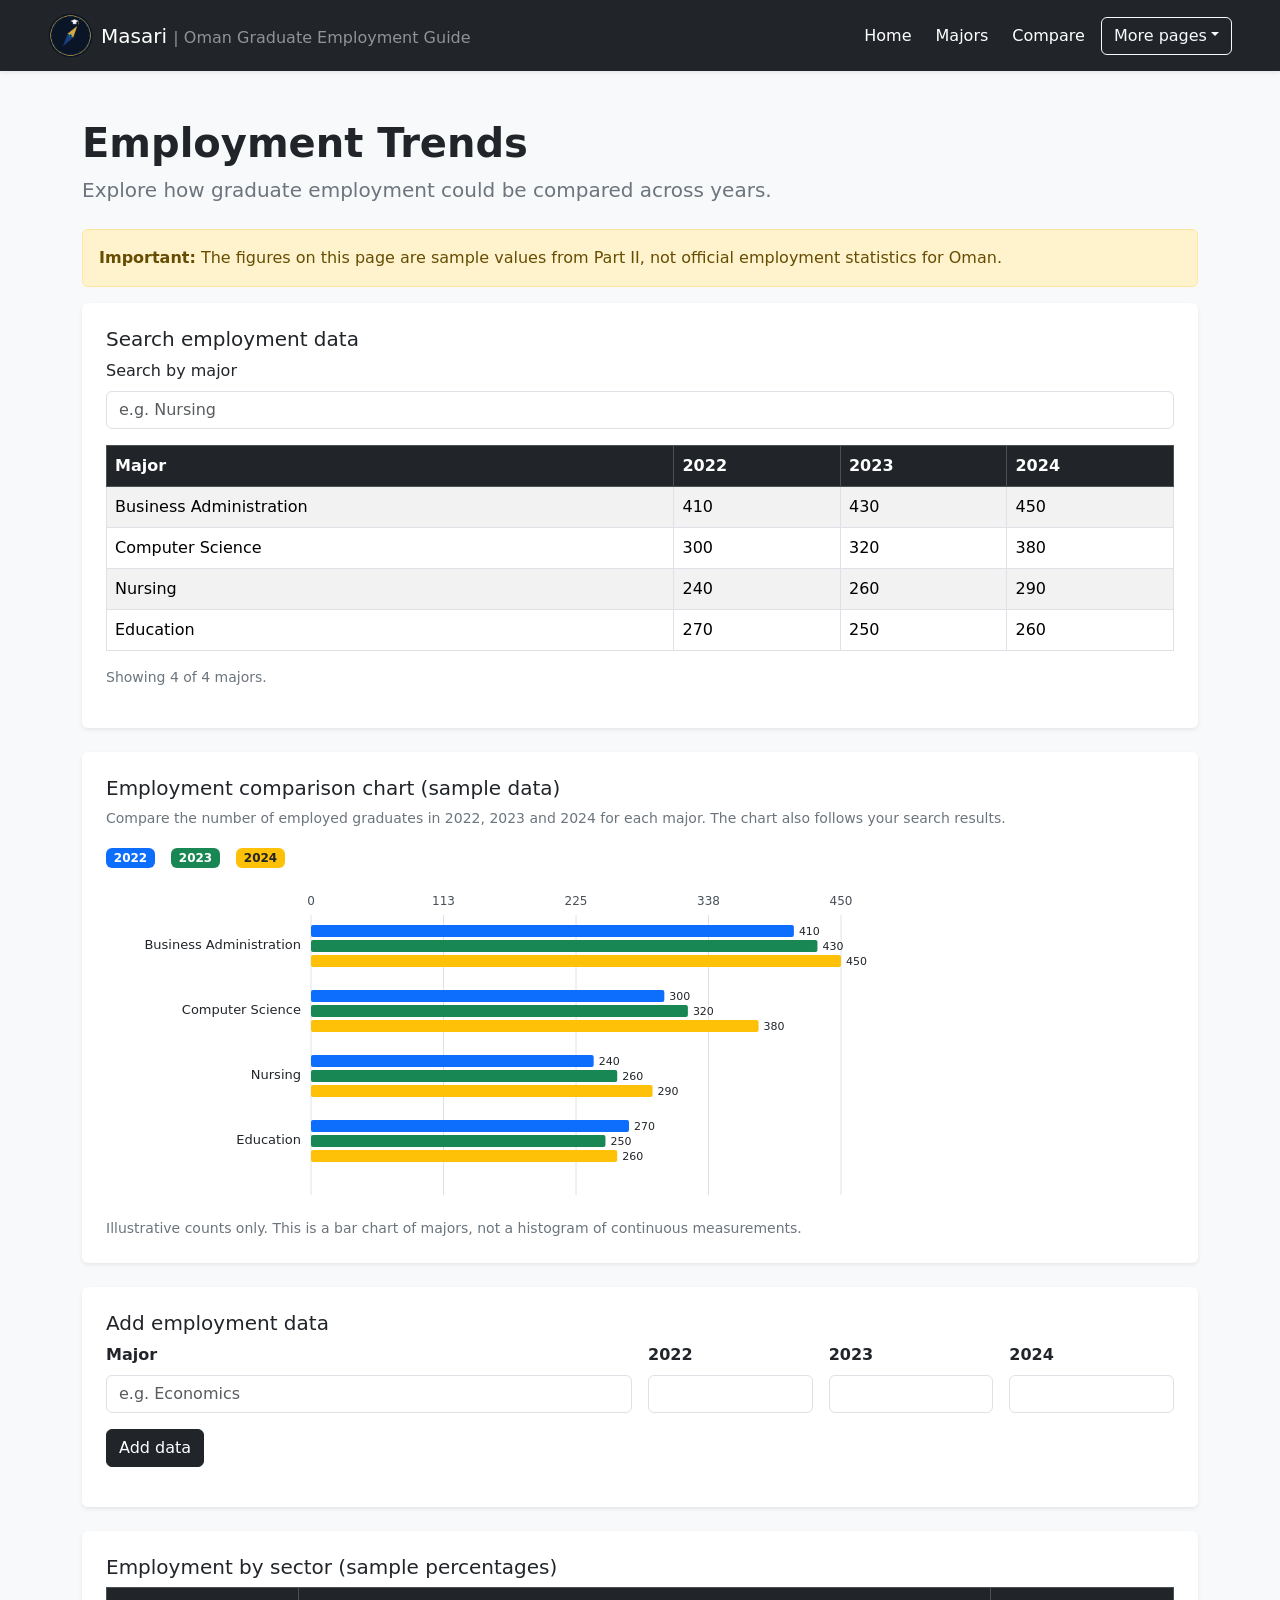
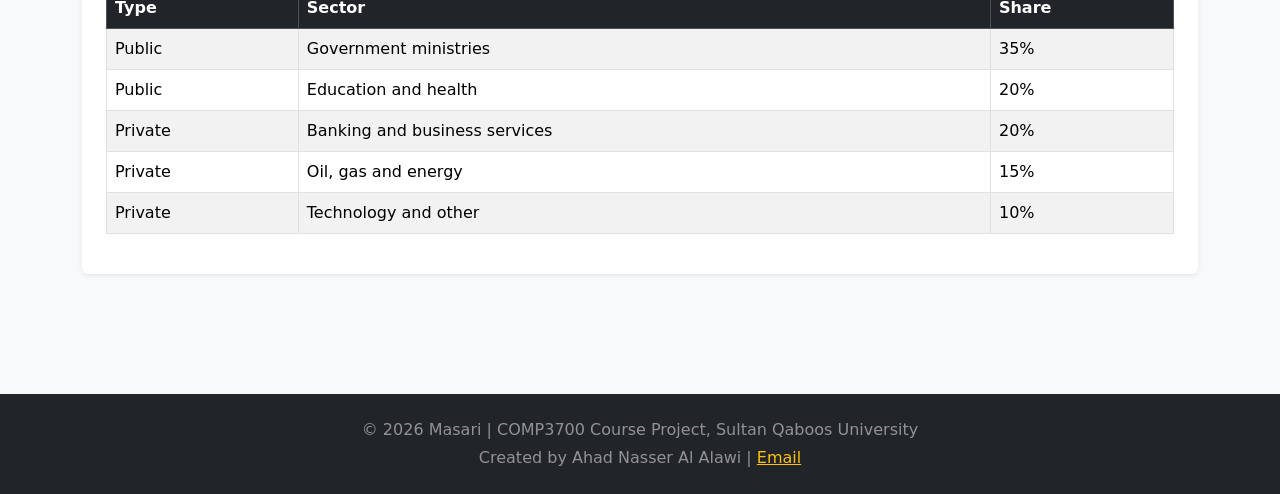
<file: trends.html>
<!doctype html>
<html lang="en">

<head>
  <meta charset="utf-8">
  <meta name="viewport" content="width=device-width, initial-scale=1">
  <title>Employment Trends | Masari</title>
  <!-- bootstrap css -->
  <link href="https://cdn.jsdelivr.net/npm/bootstrap@5.3.3/dist/css/bootstrap.min.css" rel="stylesheet">
</head>

<body class="bg-light d-flex flex-column min-vh-100">
  <header>
    <nav class="navbar navbar-expand-lg navbar-dark bg-dark shadow-sm" aria-label="Main navigation">
      <div class="container-fluid px-3 px-lg-5">
        <a href="index.html" class="navbar-brand d-flex align-items-center gap-2"><img src="images/logo.png" width="45"
            height="45" alt="Masari compass logo"><span>Masari <small class="d-none d-xl-inline text-white-50 fs-6">|
              Oman Graduate Employment Guide</small></span></a>
        <button class="navbar-toggler" type="button" data-bs-toggle="collapse" data-bs-target="#mainMenu"
          aria-controls="mainMenu" aria-expanded="false" aria-label="Toggle navigation"><span
            class="navbar-toggler-icon"></span></button>
        <div class="collapse navbar-collapse" id="mainMenu">
          <ul class="navbar-nav ms-auto align-items-lg-center gap-lg-2">
            <li class="nav-item"><a class="nav-link text-white" href="index.html">Home</a></li>
            <li class="nav-item"><a class="nav-link text-white" href="majors.html">Majors</a></li>
            <li class="nav-item"><a class="nav-link text-white" href="compare.html">Compare</a></li>
            <li class="nav-item dropdown"><button class="btn btn-outline-light dropdown-toggle"
                data-bs-toggle="dropdown" aria-expanded="false" type="button">More pages</button>
              <ul class="dropdown-menu dropdown-menu-end">
                <li><a class="dropdown-item active" href="trends.html">Trends</a></li>
                <li><a class="dropdown-item " href="careers.html">Careers & Skills</a></li>
                <li><a class="dropdown-item " href="questionnaire.html">Feedback</a></li>
                <li><a class="dropdown-item " href="calculator.html">Calculator</a></li>
                <li><a class="dropdown-item " href="funpage.html">Fun Game</a></li>
                <li><a class="dropdown-item " href="register.html">Login / Register</a></li>
                <li><a class="dropdown-item " href="account.html">My Account</a></li>
                <li><a class="dropdown-item " href="about.html">About</a></li>
                <li><a class="dropdown-item " href="contact.html">Contact</a></li>
              </ul>
            </li>
          </ul>
        </div>
      </div>
    </nav>
  </header>
  <main class="flex-grow-1">
    <div class="container py-4 py-md-5">
      <div class="mb-4">
        <h1 class="display-6 fw-bold">Employment Trends</h1>
        <p class="lead text-secondary">Explore how graduate employment could be compared across years.</p>
      </div>
      <div class="alert alert-warning" role="note"><strong>Important:</strong> The figures on this page are sample
        values from Part II, not official employment statistics for Oman.</div>
      <section class="card shadow-sm border-0 mb-4">
        <div class="card-body p-4">
          <h2 class="h5">Search employment data</h2><label class="form-label" for="employmentSearch">Search by
            major</label><input id="employmentSearch" class="form-control" type="search" placeholder="e.g. Nursing">
          <div class="table-responsive mt-3">
            <table class="table table-bordered table-striped align-middle">
              <thead class="table-dark">
                <tr>
                  <th>Major</th>
                  <th>2022</th>
                  <th>2023</th>
                  <th>2024</th>
                </tr>
              </thead>
              <tbody id="employmentRows"></tbody>
            </table>
          </div>
          <p id="employmentCount" class="text-secondary small"></p>
        </div>
      </section>
      <section class="card shadow-sm border-0 mb-4" aria-labelledby="chartHeading">
        <div class="card-body p-4">
          <h2 class="h5" id="chartHeading">Employment comparison chart (sample data)</h2>
          <p class="text-secondary small">Compare the number of employed graduates in 2022, 2023 and 2024 for each major. The chart also follows your search results.</p>
          <div class="d-flex flex-wrap gap-3 mb-3" aria-hidden="true">
            <span><span class="badge bg-primary">2022</span></span>
            <span><span class="badge bg-success">2023</span></span>
            <span><span class="badge bg-warning text-dark">2024</span></span>
          </div>
          <div class="overflow-auto">
            <svg id="employmentChart" xmlns="http://www.w3.org/2000/svg" viewBox="0 0 800 350" width="800" height="350" role="img" aria-label="Grouped bar chart of sample employment figures for 2022, 2023 and 2024. Exact figures are in the table above."></svg>
          </div>
          <p class="text-secondary small mt-2 mb-0">Illustrative counts only. This is a bar chart of majors, not a histogram of continuous measurements.</p>
        </div>
      </section>
      <section class="card shadow-sm border-0 mb-4">
        <div class="card-body p-4">
          <h2 class="h5">Add employment data</h2>
          <form class="needs-validation" id="employmentForm" novalidate>
            <div class="row g-3">
              <div class="col-md-6">
                <div class="mb-3"><label for="employmentMajor" class="form-label fw-semibold">Major</label><input
                    class="form-control" type="text" id="employmentMajor" name="employmentMajor"
                    placeholder="e.g. Economics" required>
                  <div class="invalid-feedback">Please enter a valid major.</div>
                </div>
              </div>
              <div class="col-md-2">
                <div class="mb-3"><label for="employment2022" class="form-label fw-semibold">2022</label><input
                    class="form-control" type="number" id="employment2022" name="employment2022" placeholder="" required
                    min="0">
                  <div class="invalid-feedback">Please enter a valid 2022.</div>
                </div>
              </div>
              <div class="col-md-2">
                <div class="mb-3"><label for="employment2023" class="form-label fw-semibold">2023</label><input
                    class="form-control" type="number" id="employment2023" name="employment2023" placeholder="" required
                    min="0">
                  <div class="invalid-feedback">Please enter a valid 2023.</div>
                </div>
              </div>
              <div class="col-md-2">
                <div class="mb-3"><label for="employment2024" class="form-label fw-semibold">2024</label><input
                    class="form-control" type="number" id="employment2024" name="employment2024" placeholder="" required
                    min="0">
                  <div class="invalid-feedback">Please enter a valid 2024.</div>
                </div>
              </div>
            </div><button class="btn btn-dark" type="submit">Add data</button>
            <div id="employmentMessage" class="mt-3" aria-live="polite"></div>
          </form>
        </div>
      </section>
      <section class="card shadow-sm border-0 mb-4">
        <div class="card-body p-4">
          <h2 class="h5">Employment by sector (sample percentages)</h2>
          <div class="table-responsive">
            <table class="table table-striped table-bordered">
              <thead class="table-dark">
                <tr>
                  <th>Type</th>
                  <th>Sector</th>
                  <th>Share</th>
                </tr>
              </thead>
              <tbody>
                <tr>
                  <td>Public</td>
                  <td>Government ministries</td>
                  <td>35%</td>
                </tr>
                <tr>
                  <td>Public</td>
                  <td>Education and health</td>
                  <td>20%</td>
                </tr>
                <tr>
                  <td>Private</td>
                  <td>Banking and business services</td>
                  <td>20%</td>
                </tr>
                <tr>
                  <td>Private</td>
                  <td>Oil, gas and energy</td>
                  <td>15%</td>
                </tr>
                <tr>
                  <td>Private</td>
                  <td>Technology and other</td>
                  <td>10%</td>
                </tr>
              </tbody>
            </table>
          </div>
        </div>
      </section>
    </div>
  </main>
  <footer class="bg-dark text-white-50 text-center py-4 mt-5">
    <div class="container">
      <p class="mb-1">&copy; 2026 Masari | COMP3700 Course Project, Sultan Qaboos University</p>
      <p class="mb-0">Created by Ahad Nasser Al Alawi | <a class="link-warning"
          href="mailto:ahadalalawi76@gmail.com">Email</a></p>
    </div>
  </footer>
  <!-- bootstrap js -->
  <script src="https://cdn.jsdelivr.net/npm/bootstrap@5.3.3/dist/js/bootstrap.bundle.min.js"></script>
  <script src="js/common.js"></script>
  <script src="js/tables.js"></script>
</body>

</html>
</file>
